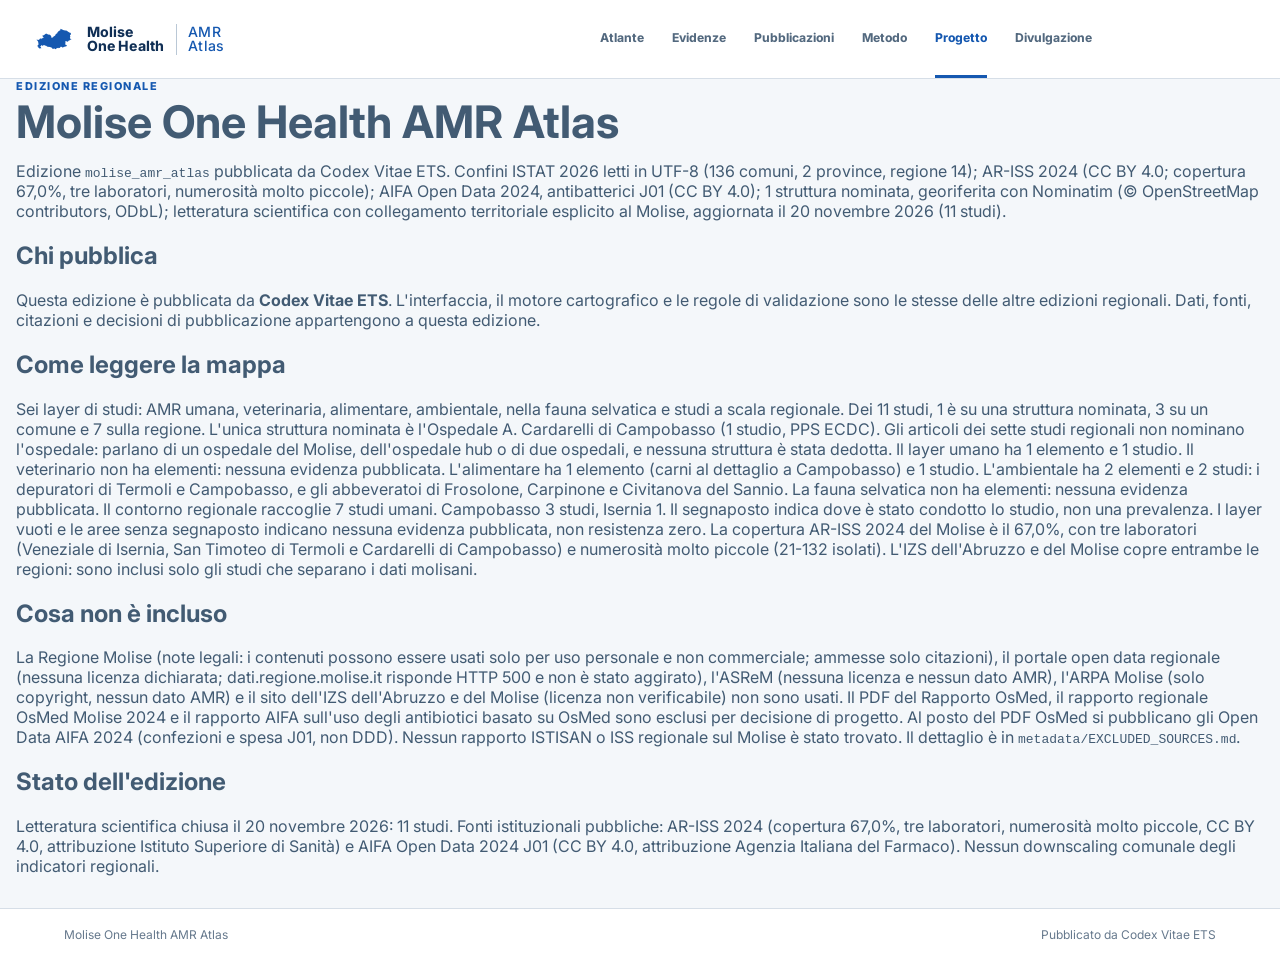
<file: about.html>
<!doctype html>
<html lang="it">
<head>
  <meta charset="utf-8"><meta name="author" content="Codex Vitae ETS">
  <meta name="viewport" content="width=device-width, initial-scale=1">
  <title>Progetto · Molise One Health AMR Atlas</title>
  <link rel="icon" href="data:,">
  <link rel="stylesheet" href="assets/styles.css">
  <link rel="stylesheet" href="assets/regional-base.css">
</head>
<body class="evidence-page">
  <header class="global-site-header">
    <div class="global-header-inner">
      <a class="global-brand" href="index.html" aria-label="Molise One Health AMR Atlas"><span class="brand-code brand-code-icon" style="--brand-icon:url('public/brand/molise-region-mark.svg')" aria-hidden="true">MOL</span><span class="global-brand-name">Molise<br>One Health</span><span class="global-brand-divider" aria-hidden="true"></span><span class="global-brand-atlas">AMR<br>Atlas</span></a>
      <nav class="global-nav" aria-label="Navigazione principale"><a href="index.html">Atlante</a><a href="evidence.html">Evidenze</a><a href="publications.html">Pubblicazioni</a><a href="methodology.html">Metodo</a><a class="active" href="about.html">Progetto</a><a href="dissemination.html">Divulgazione</a></nav>
    </div>
  </header>
  <main class="about-shell"><header class="about-hero"><p class="section-kicker">EDIZIONE REGIONALE</p><h1>Molise One Health AMR Atlas</h1><p>Edizione <code>molise_amr_atlas</code> pubblicata da Codex Vitae ETS. Confini ISTAT 2026 letti in UTF-8 (136 comuni, 2 province, regione 14); AR-ISS 2024 (CC BY 4.0; copertura 67,0%, tre laboratori, numerosità molto piccole); AIFA Open Data 2024, antibatterici J01 (CC BY 4.0); 1 struttura nominata, georiferita con Nominatim (© OpenStreetMap contributors, ODbL); letteratura scientifica con collegamento territoriale esplicito al Molise, aggiornata il 20 novembre 2026 (11 studi).</p></header><section class="about-section"><h2>Chi pubblica</h2><p>Questa edizione è pubblicata da <strong>Codex Vitae ETS</strong>. L'interfaccia, il motore cartografico e le regole di validazione sono le stesse delle altre edizioni regionali. Dati, fonti, citazioni e decisioni di pubblicazione appartengono a questa edizione.</p></section><section class="about-section"><h2>Come leggere la mappa</h2><p>Sei layer di studi: AMR umana, veterinaria, alimentare, ambientale, nella fauna selvatica e studi a scala regionale. Dei 11 studi, 1 è su una struttura nominata, 3 su un comune e 7 sulla regione. L'unica struttura nominata è l'Ospedale A. Cardarelli di Campobasso (1 studio, PPS ECDC). Gli articoli dei sette studi regionali non nominano l'ospedale: parlano di un ospedale del Molise, dell'ospedale hub o di due ospedali, e nessuna struttura è stata dedotta. Il layer umano ha 1 elemento e 1 studio. Il veterinario non ha elementi: nessuna evidenza pubblicata. L'alimentare ha 1 elemento (carni al dettaglio a Campobasso) e 1 studio. L'ambientale ha 2 elementi e 2 studi: i depuratori di Termoli e Campobasso, e gli abbeveratoi di Frosolone, Carpinone e Civitanova del Sannio. La fauna selvatica non ha elementi: nessuna evidenza pubblicata. Il contorno regionale raccoglie 7 studi umani. Campobasso 3 studi, Isernia 1. Il segnaposto indica dove è stato condotto lo studio, non una prevalenza. I layer vuoti e le aree senza segnaposto indicano nessuna evidenza pubblicata, non resistenza zero. La copertura AR-ISS 2024 del Molise è il 67,0%, con tre laboratori (Veneziale di Isernia, San Timoteo di Termoli e Cardarelli di Campobasso) e numerosità molto piccole (21-132 isolati). L'IZS dell'Abruzzo e del Molise copre entrambe le regioni: sono inclusi solo gli studi che separano i dati molisani.</p></section><section class="about-section"><h2>Cosa non è incluso</h2><p>La Regione Molise (note legali: i contenuti possono essere usati solo per uso personale e non commerciale; ammesse solo citazioni), il portale open data regionale (nessuna licenza dichiarata; dati.regione.molise.it risponde HTTP 500 e non è stato aggirato), l'ASReM (nessuna licenza e nessun dato AMR), l'ARPA Molise (solo copyright, nessun dato AMR) e il sito dell'IZS dell'Abruzzo e del Molise (licenza non verificabile) non sono usati. Il PDF del Rapporto OsMed, il rapporto regionale OsMed Molise 2024 e il rapporto AIFA sull'uso degli antibiotici basato su OsMed sono esclusi per decisione di progetto. Al posto del PDF OsMed si pubblicano gli Open Data AIFA 2024 (confezioni e spesa J01, non DDD). Nessun rapporto ISTISAN o ISS regionale sul Molise è stato trovato. Il dettaglio è in <code>metadata/EXCLUDED_SOURCES.md</code>.</p></section><section class="about-section"><h2>Stato dell'edizione</h2><p>Letteratura scientifica chiusa il 20 novembre 2026: 11 studi. Fonti istituzionali pubbliche: AR-ISS 2024 (copertura 67,0%, tre laboratori, numerosità molto piccole, CC BY 4.0, attribuzione Istituto Superiore di Sanità) e AIFA Open Data 2024 J01 (CC BY 4.0, attribuzione Agenzia Italiana del Farmaco). Nessun downscaling comunale degli indicatori regionali.</p></section></main>
  <footer><span>Molise One Health AMR Atlas</span><span>Pubblicato da Codex Vitae ETS</span></footer>
  <script src="atlas-config.js"></script><script src="assets/atlas-core.js"></script>
  <script data-goatcounter="https://atlanteamr.goatcounter.com/count" async src="//gc.zgo.at/count.js"></script>
</body>
</html>
</file>
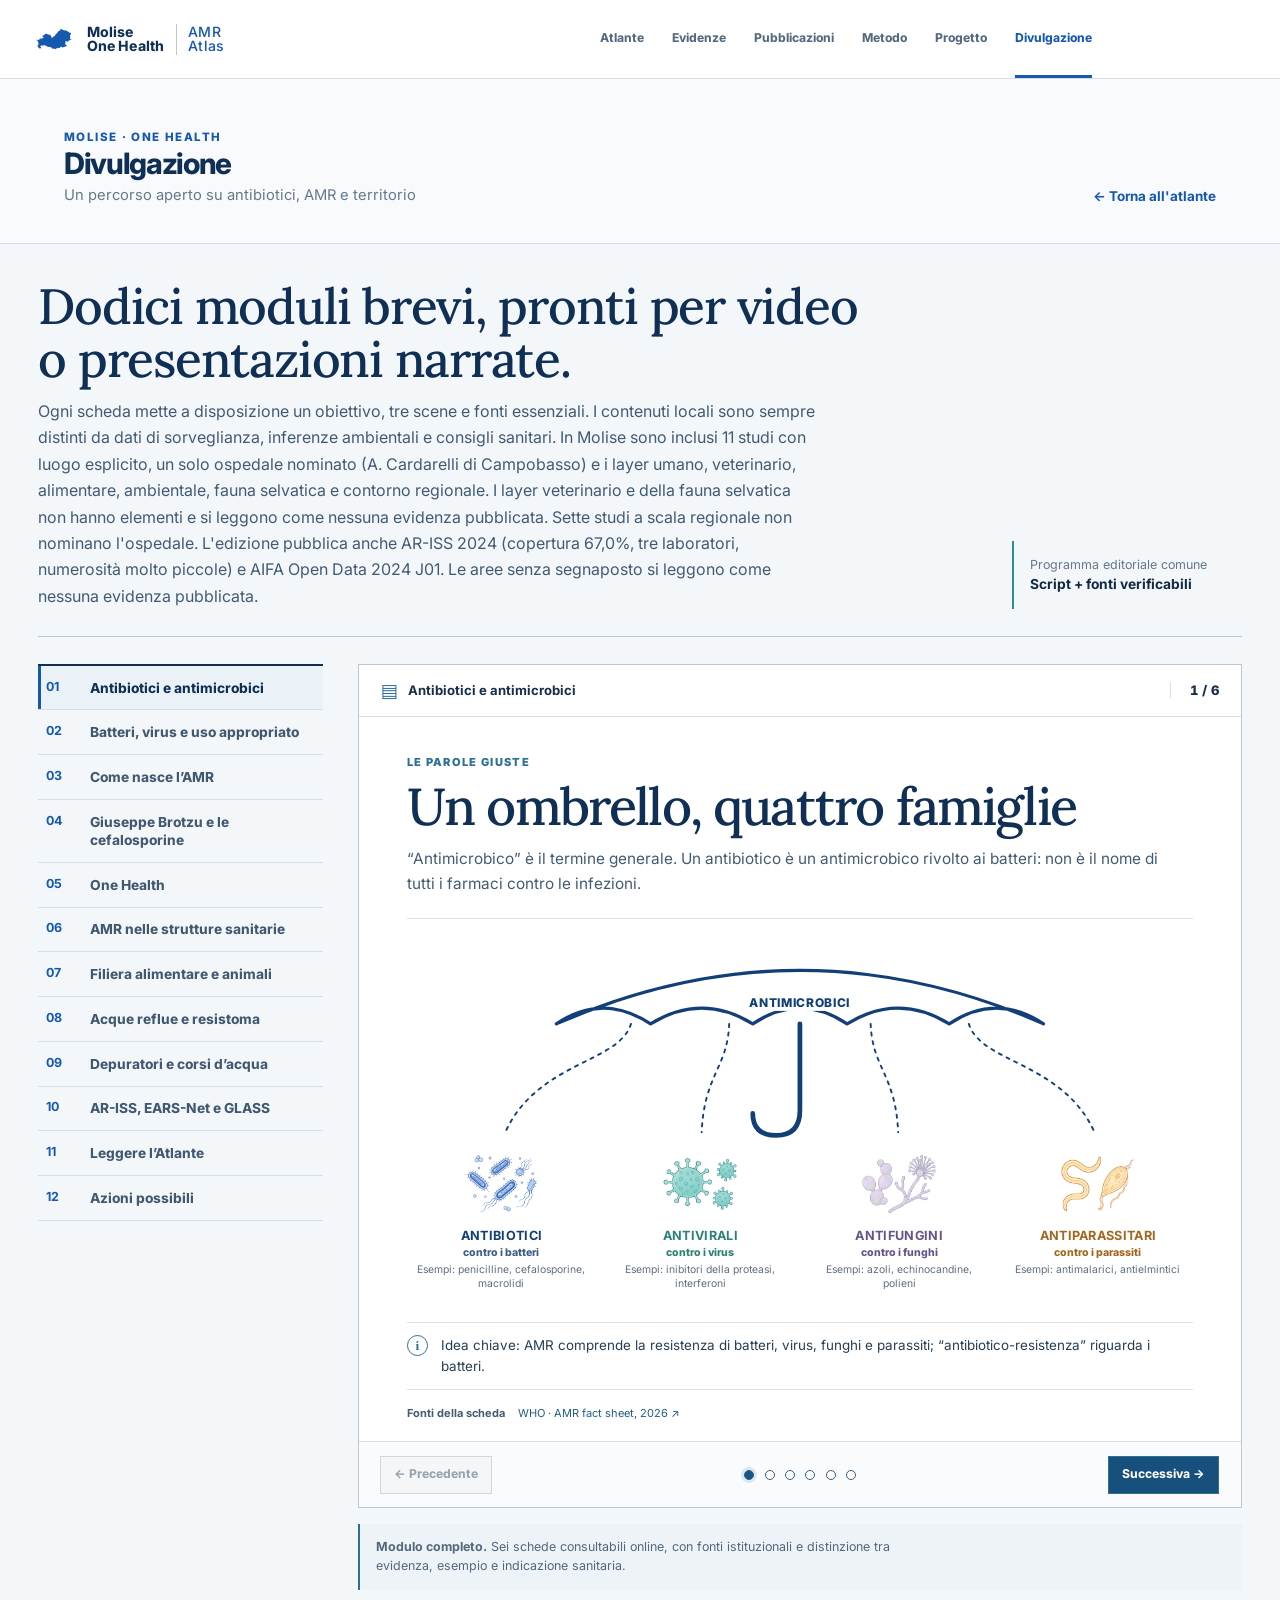
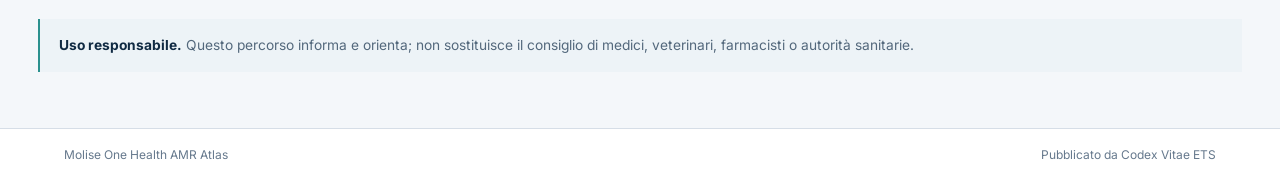
<file: dissemination.html>
<!doctype html>
<html lang="it">
<head>
  <meta charset="utf-8"><meta name="author" content="Codex Vitae ETS">
  <meta name="viewport" content="width=device-width, initial-scale=1">
  <title>Divulgazione · Molise One Health AMR Atlas</title>
  <link rel="icon" href="data:,">
  <link rel="stylesheet" href="assets/styles.css">
  <link rel="stylesheet" href="assets/regional-base.css">
  <script defer src="assets/outreach-module-one.js"></script>
  <script defer src="assets/outreach-module-two.js"></script>
  <script defer src="assets/outreach-modules-three-twelve.js"></script>
  <script defer src="assets/dissemination.js"></script>
</head>
<body class="evidence-page outreach-page">
  <header class="global-site-header">
    <div class="global-header-inner">
      <a class="global-brand" href="index.html" aria-label="Molise One Health AMR Atlas"><span class="brand-code brand-code-icon" style="--brand-icon:url('public/brand/molise-region-mark.svg')" aria-hidden="true">MOL</span><span class="global-brand-name">Molise<br>One Health</span><span class="global-brand-divider" aria-hidden="true"></span><span class="global-brand-atlas">AMR<br>Atlas</span></a>
      <nav class="global-nav" aria-label="Navigazione principale"><a href="index.html">Atlante</a><a href="evidence.html">Evidenze</a><a href="publications.html">Pubblicazioni</a><a href="methodology.html">Metodo</a><a href="about.html">Progetto</a><a class="active" href="dissemination.html">Divulgazione</a></nav>
    </div>
  </header>
  <header class="site-header"><div><p class="eyebrow">Molise · One Health</p><h1>Divulgazione</h1><p class="subtitle">Un percorso aperto su antibiotici, AMR e territorio</p></div><a class="header-back" href="index.html">← Torna all'atlante</a></header><main class="outreach-shell"><section class="outreach-intro"><div><h2>Dodici moduli brevi, pronti per video o presentazioni narrate.</h2><p>Ogni scheda mette a disposizione un obiettivo, tre scene e fonti essenziali. I contenuti locali sono sempre distinti da dati di sorveglianza, inferenze ambientali e consigli sanitari. In Molise sono inclusi 11 studi con luogo esplicito, un solo ospedale nominato (A. Cardarelli di Campobasso) e i layer umano, veterinario, alimentare, ambientale, fauna selvatica e contorno regionale. I layer veterinario e della fauna selvatica non hanno elementi e si leggono come nessuna evidenza pubblicata. Sette studi a scala regionale non nominano l'ospedale. L'edizione pubblica anche AR-ISS 2024 (copertura 67,0%, tre laboratori, numerosità molto piccole) e AIFA Open Data 2024 J01. Le aree senza segnaposto si leggono come nessuna evidenza pubblicata.</p></div><p class="outreach-status">Programma editoriale comune<br><strong>Script + fonti verificabili</strong></p></section><section class="outreach-workspace" aria-label="Percorso divulgativo"><aside id="outreach-index" class="outreach-index" aria-label="Indice dei moduli"></aside><article id="outreach-detail" class="outreach-detail" aria-live="polite"></article></section><section class="outreach-footnote"><strong>Uso responsabile.</strong> Questo percorso informa e orienta; non sostituisce il consiglio di medici, veterinari, farmacisti o autorità sanitarie.</section></main>
  <footer><span>Molise One Health AMR Atlas</span><span>Pubblicato da Codex Vitae ETS</span></footer>
  <script data-goatcounter="https://atlanteamr.goatcounter.com/count" async src="//gc.zgo.at/count.js"></script>
</body>
</html>
</file>
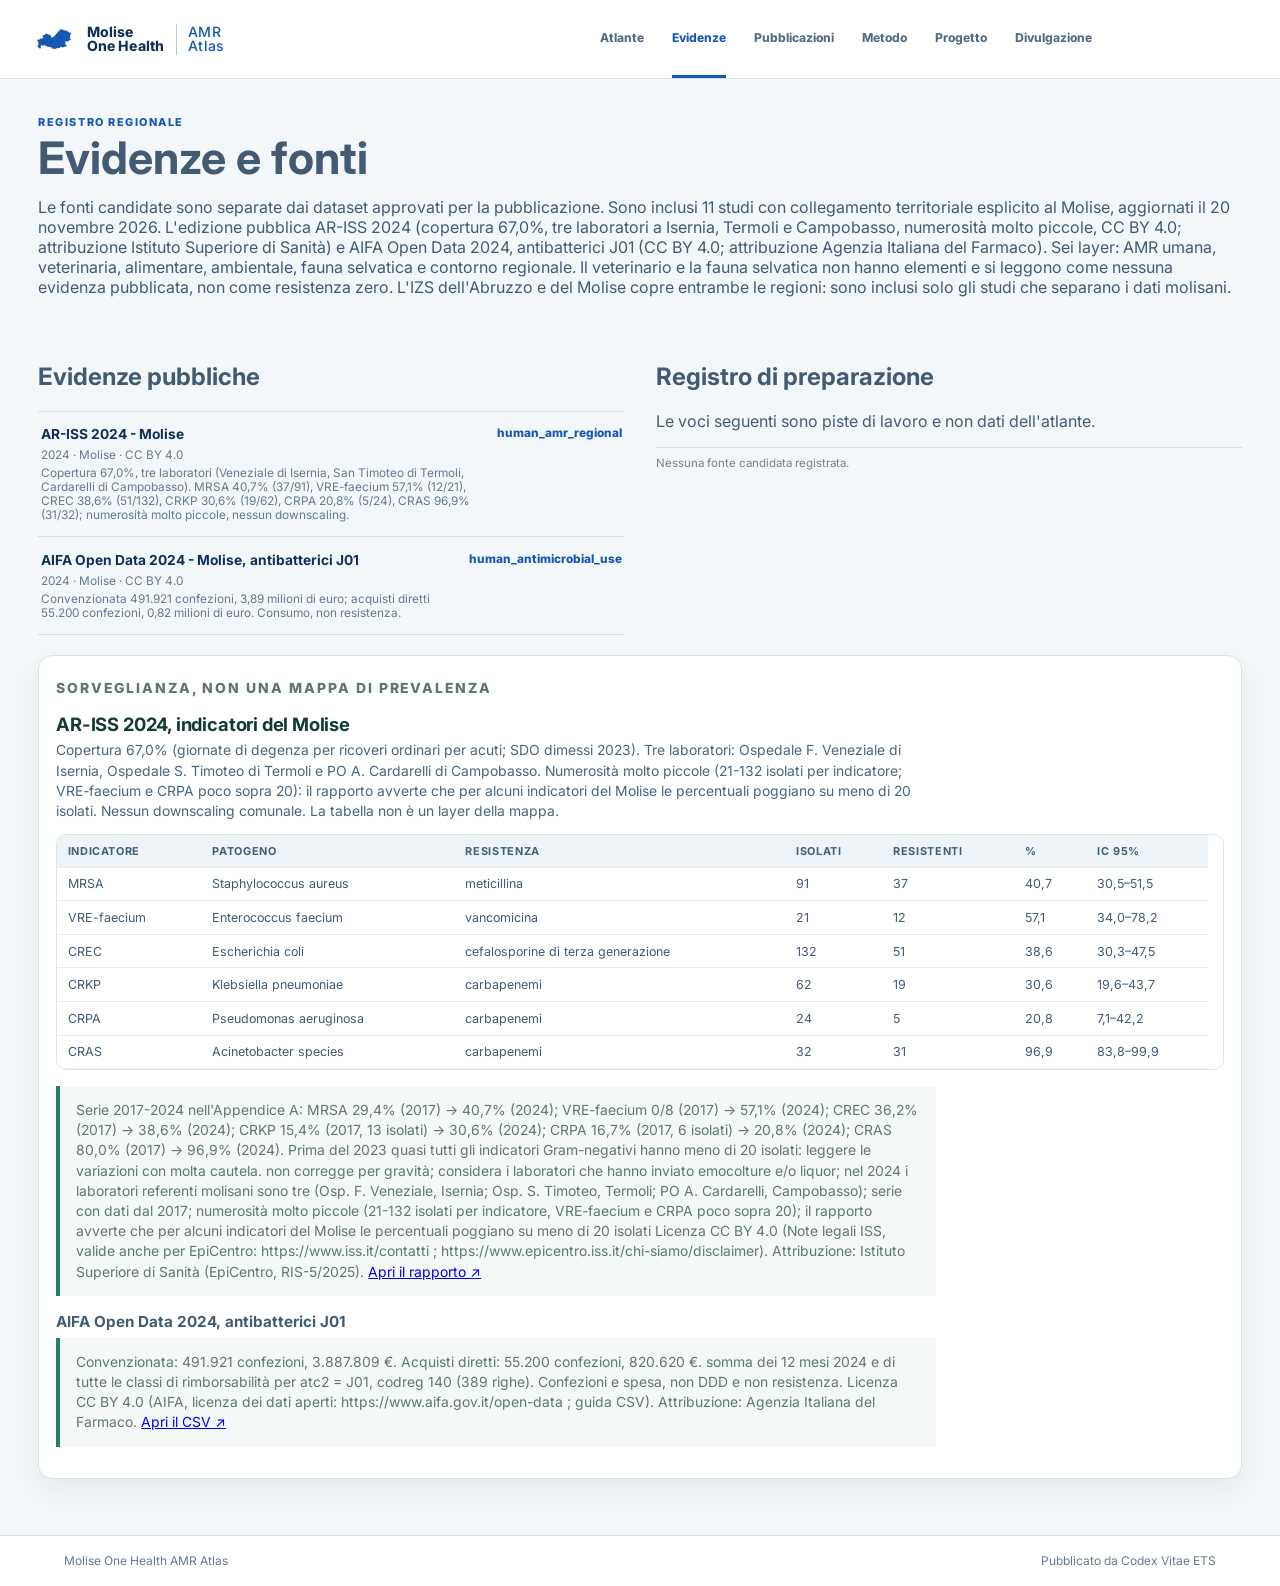
<file: evidence.html>
<!doctype html>
<html lang="it">
<head>
  <meta charset="utf-8"><meta name="author" content="Codex Vitae ETS">
  <meta name="viewport" content="width=device-width, initial-scale=1">
  <title>Evidenze · Molise One Health AMR Atlas</title>
  <link rel="icon" href="data:,">
  <link rel="stylesheet" href="assets/styles.css">
  <link rel="stylesheet" href="assets/regional-base.css">
</head>
<body class="evidence-page">
  <header class="global-site-header">
    <div class="global-header-inner">
      <a class="global-brand" href="index.html" aria-label="Molise One Health AMR Atlas"><span class="brand-code brand-code-icon" style="--brand-icon:url('public/brand/molise-region-mark.svg')" aria-hidden="true">MOL</span><span class="global-brand-name">Molise<br>One Health</span><span class="global-brand-divider" aria-hidden="true"></span><span class="global-brand-atlas">AMR<br>Atlas</span></a>
      <nav class="global-nav" aria-label="Navigazione principale"><a href="index.html">Atlante</a><a class="active" href="evidence.html">Evidenze</a><a href="publications.html">Pubblicazioni</a><a href="methodology.html">Metodo</a><a href="about.html">Progetto</a><a href="dissemination.html">Divulgazione</a></nav>
    </div>
  </header>
  <main class="evidence-shell"><header class="evidence-hero"><p class="section-kicker">REGISTRO REGIONALE</p><h1>Evidenze e fonti</h1><p>Le fonti candidate sono separate dai dataset approvati per la pubblicazione. Sono inclusi 11 studi con collegamento territoriale esplicito al Molise, aggiornati il 20 novembre 2026. L'edizione pubblica AR-ISS 2024 (copertura 67,0%, tre laboratori a Isernia, Termoli e Campobasso, numerosità molto piccole, CC BY 4.0; attribuzione Istituto Superiore di Sanità) e AIFA Open Data 2024, antibatterici J01 (CC BY 4.0; attribuzione Agenzia Italiana del Farmaco). Sei layer: AMR umana, veterinaria, alimentare, ambientale, fauna selvatica e contorno regionale. Il veterinario e la fauna selvatica non hanno elementi e si leggono come nessuna evidenza pubblicata, non come resistenza zero. L'IZS dell'Abruzzo e del Molise copre entrambe le regioni: sono inclusi solo gli studi che separano i dati molisani.</p></header><section id="evidence-root"><p>Caricamento catalogo...</p></section></main>
  <footer><span>Molise One Health AMR Atlas</span><span>Pubblicato da Codex Vitae ETS</span></footer>
  <script src="atlas-config.js"></script><script src="assets/atlas-core.js"></script><script src="assets/ar-iss-indicators.js"></script>
  <script data-goatcounter="https://atlanteamr.goatcounter.com/count" async src="//gc.zgo.at/count.js"></script>
</body>
</html>
</file>
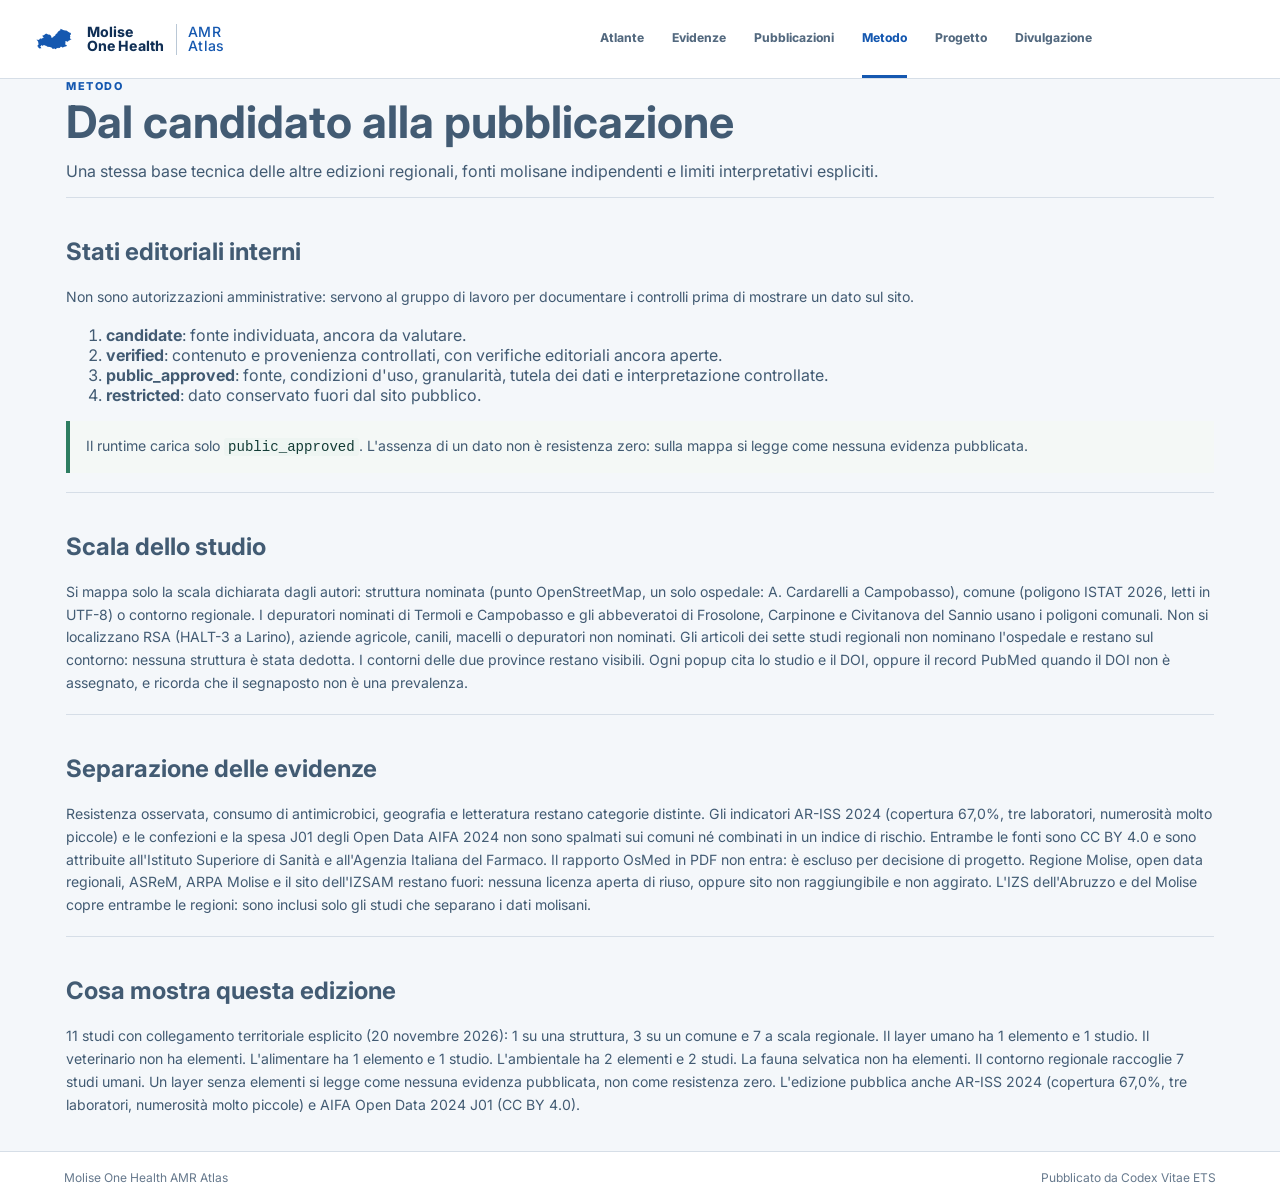
<file: methodology.html>
<!doctype html>
<html lang="it">
<head>
  <meta charset="utf-8"><meta name="author" content="Codex Vitae ETS">
  <meta name="viewport" content="width=device-width, initial-scale=1">
  <title>Metodo · Molise One Health AMR Atlas</title>
  <link rel="icon" href="data:,">
  <link rel="stylesheet" href="assets/styles.css">
  <link rel="stylesheet" href="assets/regional-base.css">
</head>
<body class="evidence-page">
  <header class="global-site-header">
    <div class="global-header-inner">
      <a class="global-brand" href="index.html" aria-label="Molise One Health AMR Atlas"><span class="brand-code brand-code-icon" style="--brand-icon:url('public/brand/molise-region-mark.svg')" aria-hidden="true">MOL</span><span class="global-brand-name">Molise<br>One Health</span><span class="global-brand-divider" aria-hidden="true"></span><span class="global-brand-atlas">AMR<br>Atlas</span></a>
      <nav class="global-nav" aria-label="Navigazione principale"><a href="index.html">Atlante</a><a href="evidence.html">Evidenze</a><a href="publications.html">Pubblicazioni</a><a class="active" href="methodology.html">Metodo</a><a href="about.html">Progetto</a><a href="dissemination.html">Divulgazione</a></nav>
    </div>
  </header>
  <main class="method-shell"><header class="method-hero"><p class="section-kicker">METODO</p><h1>Dal candidato alla pubblicazione</h1><p>Una stessa base tecnica delle altre edizioni regionali, fonti molisane indipendenti e limiti interpretativi espliciti.</p></header><section class="method-section"><h2>Stati editoriali interni</h2><p>Non sono autorizzazioni amministrative: servono al gruppo di lavoro per documentare i controlli prima di mostrare un dato sul sito.</p><ol><li><strong>candidate</strong>: fonte individuata, ancora da valutare.</li><li><strong>verified</strong>: contenuto e provenienza controllati, con verifiche editoriali ancora aperte.</li><li><strong>public_approved</strong>: fonte, condizioni d'uso, granularità, tutela dei dati e interpretazione controllate.</li><li><strong>restricted</strong>: dato conservato fuori dal sito pubblico.</li></ol><p class="governance-note">Il runtime carica solo <code>public_approved</code>. L'assenza di un dato non è resistenza zero: sulla mappa si legge come nessuna evidenza pubblicata.</p></section><section class="method-section"><h2>Scala dello studio</h2><p>Si mappa solo la scala dichiarata dagli autori: struttura nominata (punto OpenStreetMap, un solo ospedale: A. Cardarelli a Campobasso), comune (poligono ISTAT 2026, letti in UTF-8) o contorno regionale. I depuratori nominati di Termoli e Campobasso e gli abbeveratoi di Frosolone, Carpinone e Civitanova del Sannio usano i poligoni comunali. Non si localizzano RSA (HALT-3 a Larino), aziende agricole, canili, macelli o depuratori non nominati. Gli articoli dei sette studi regionali non nominano l'ospedale e restano sul contorno: nessuna struttura è stata dedotta. I contorni delle due province restano visibili. Ogni popup cita lo studio e il DOI, oppure il record PubMed quando il DOI non è assegnato, e ricorda che il segnaposto non è una prevalenza.</p></section><section class="method-section"><h2>Separazione delle evidenze</h2><p>Resistenza osservata, consumo di antimicrobici, geografia e letteratura restano categorie distinte. Gli indicatori AR-ISS 2024 (copertura 67,0%, tre laboratori, numerosità molto piccole) e le confezioni e la spesa J01 degli Open Data AIFA 2024 non sono spalmati sui comuni né combinati in un indice di rischio. Entrambe le fonti sono CC BY 4.0 e sono attribuite all'Istituto Superiore di Sanità e all'Agenzia Italiana del Farmaco. Il rapporto OsMed in PDF non entra: è escluso per decisione di progetto. Regione Molise, open data regionali, ASReM, ARPA Molise e il sito dell'IZSAM restano fuori: nessuna licenza aperta di riuso, oppure sito non raggiungibile e non aggirato. L'IZS dell'Abruzzo e del Molise copre entrambe le regioni: sono inclusi solo gli studi che separano i dati molisani.</p></section><section class="method-section"><h2>Cosa mostra questa edizione</h2><p>11 studi con collegamento territoriale esplicito (20 novembre 2026): 1 su una struttura, 3 su un comune e 7 a scala regionale. Il layer umano ha 1 elemento e 1 studio. Il veterinario non ha elementi. L'alimentare ha 1 elemento e 1 studio. L'ambientale ha 2 elementi e 2 studi. La fauna selvatica non ha elementi. Il contorno regionale raccoglie 7 studi umani. Un layer senza elementi si legge come nessuna evidenza pubblicata, non come resistenza zero. L'edizione pubblica anche AR-ISS 2024 (copertura 67,0%, tre laboratori, numerosità molto piccole) e AIFA Open Data 2024 J01 (CC BY 4.0).</p></section></main>
  <footer><span>Molise One Health AMR Atlas</span><span>Pubblicato da Codex Vitae ETS</span></footer>
  <script src="atlas-config.js"></script><script src="assets/atlas-core.js"></script>
  <script data-goatcounter="https://atlanteamr.goatcounter.com/count" async src="//gc.zgo.at/count.js"></script>
</body>
</html>
</file>
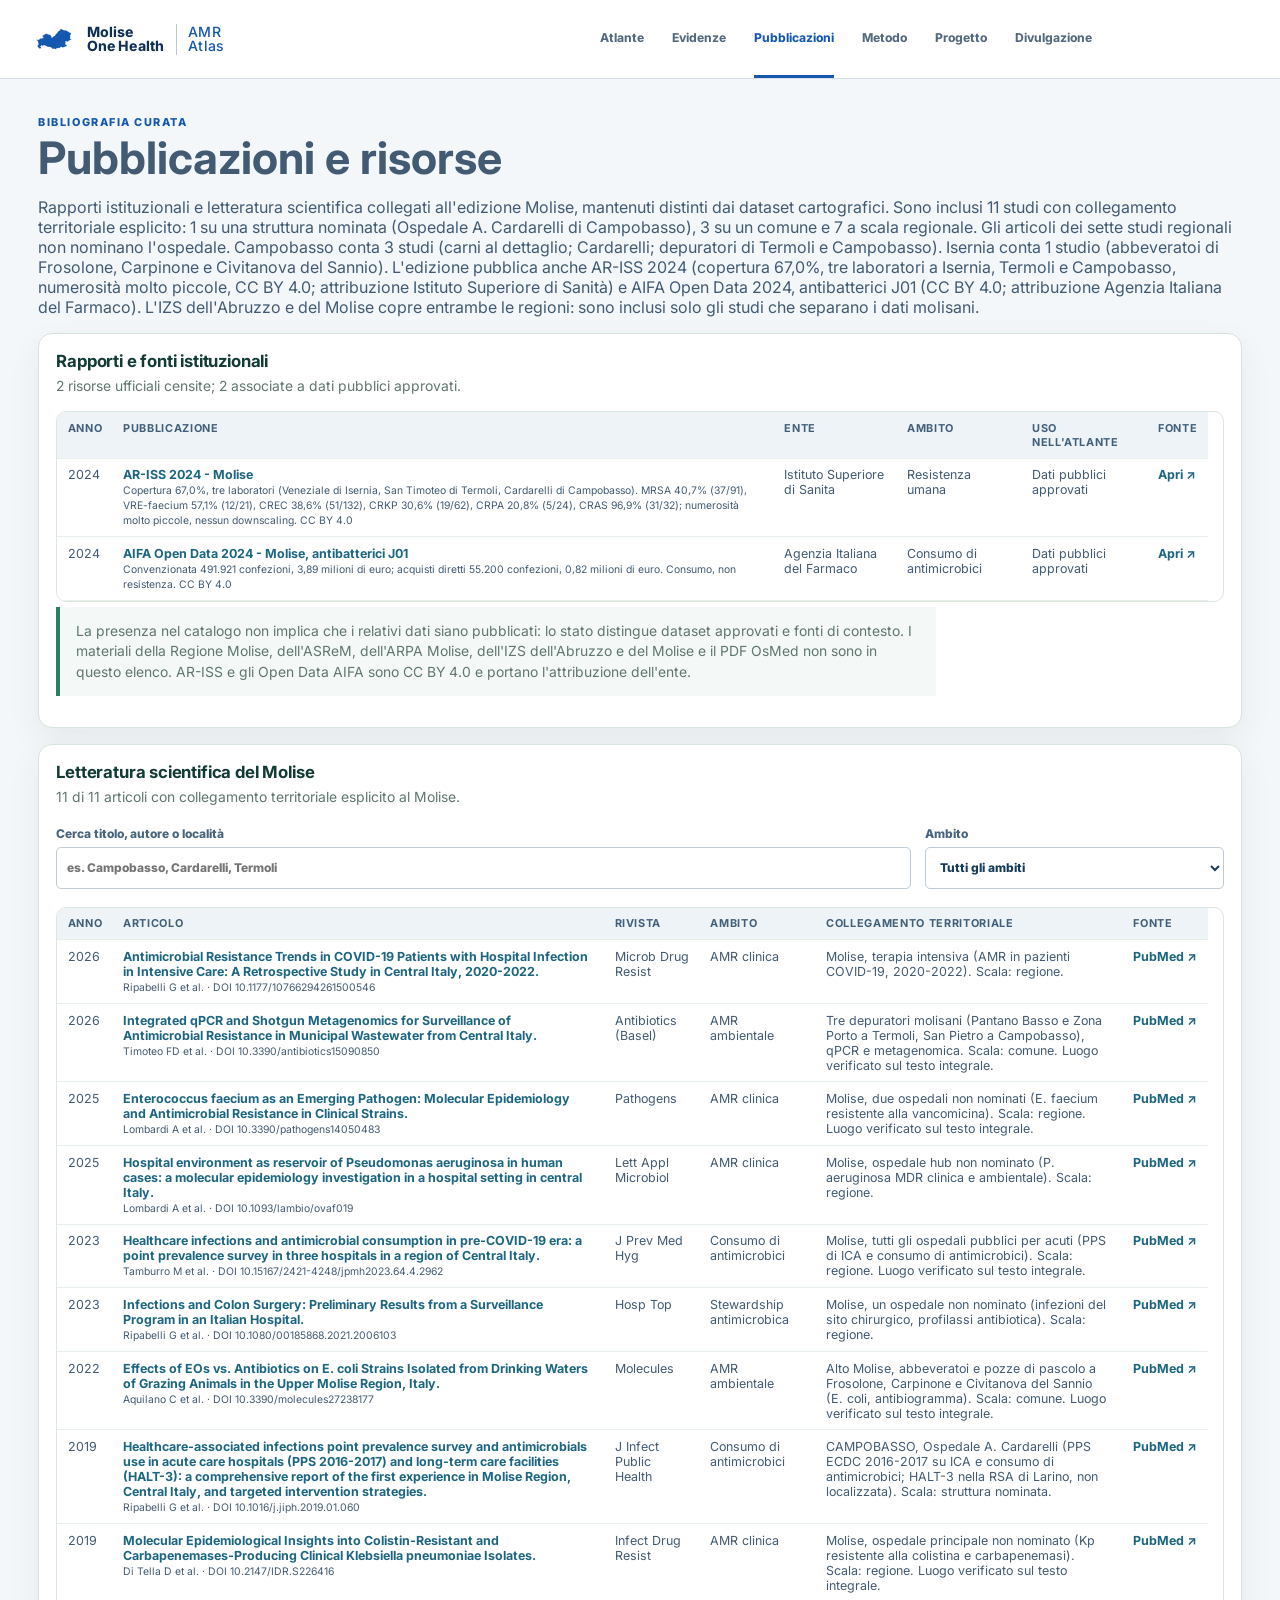
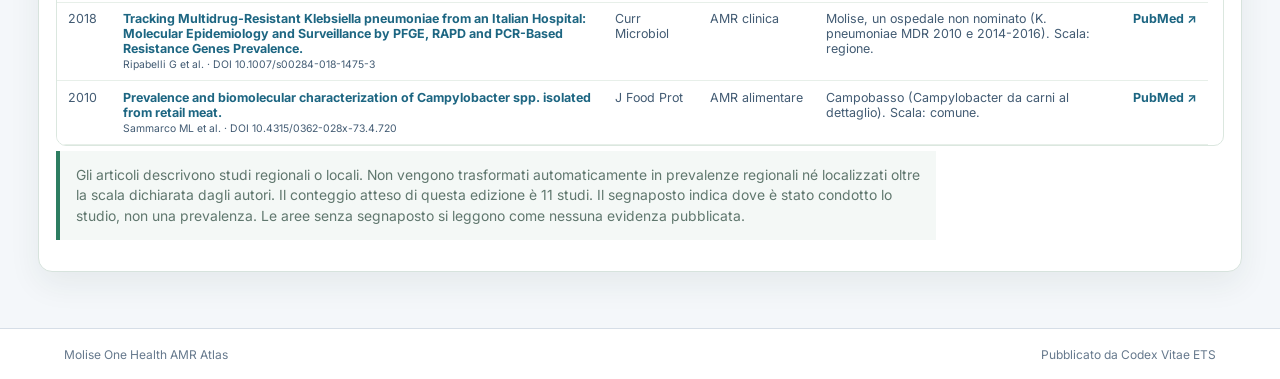
<file: publications.html>
<!doctype html>
<html lang="it">
<head>
  <meta charset="utf-8"><meta name="author" content="Codex Vitae ETS">
  <meta name="viewport" content="width=device-width, initial-scale=1">
  <title>Pubblicazioni · Molise One Health AMR Atlas</title>
  <link rel="icon" href="data:,">
  <link rel="stylesheet" href="assets/styles.css">
  <link rel="stylesheet" href="assets/regional-base.css">
</head>
<body class="evidence-page">
  <header class="global-site-header">
    <div class="global-header-inner">
      <a class="global-brand" href="index.html" aria-label="Molise One Health AMR Atlas"><span class="brand-code brand-code-icon" style="--brand-icon:url('public/brand/molise-region-mark.svg')" aria-hidden="true">MOL</span><span class="global-brand-name">Molise<br>One Health</span><span class="global-brand-divider" aria-hidden="true"></span><span class="global-brand-atlas">AMR<br>Atlas</span></a>
      <nav class="global-nav" aria-label="Navigazione principale"><a href="index.html">Atlante</a><a href="evidence.html">Evidenze</a><a class="active" href="publications.html">Pubblicazioni</a><a href="methodology.html">Metodo</a><a href="about.html">Progetto</a><a href="dissemination.html">Divulgazione</a></nav>
    </div>
  </header>
  <main class="evidence-shell"><header class="evidence-hero"><p class="section-kicker">BIBLIOGRAFIA CURATA</p><h1>Pubblicazioni e risorse</h1><p>Rapporti istituzionali e letteratura scientifica collegati all'edizione Molise, mantenuti distinti dai dataset cartografici. Sono inclusi 11 studi con collegamento territoriale esplicito: 1 su una struttura nominata (Ospedale A. Cardarelli di Campobasso), 3 su un comune e 7 a scala regionale. Gli articoli dei sette studi regionali non nominano l'ospedale. Campobasso conta 3 studi (carni al dettaglio; Cardarelli; depuratori di Termoli e Campobasso). Isernia conta 1 studio (abbeveratoi di Frosolone, Carpinone e Civitanova del Sannio). L'edizione pubblica anche AR-ISS 2024 (copertura 67,0%, tre laboratori a Isernia, Termoli e Campobasso, numerosità molto piccole, CC BY 4.0; attribuzione Istituto Superiore di Sanità) e AIFA Open Data 2024, antibatterici J01 (CC BY 4.0; attribuzione Agenzia Italiana del Farmaco). L'IZS dell'Abruzzo e del Molise copre entrambe le regioni: sono inclusi solo gli studi che separano i dati molisani.</p></header><section class="literature-section"><div class="data-digest-heading"><div><h2>Rapporti e fonti istituzionali</h2><p id="publication-summary">Caricamento del catalogo...</p></div></div><div class="table-wrap"><table class="literature-table"><thead><tr><th>Anno</th><th>Pubblicazione</th><th>Ente</th><th>Ambito</th><th>Uso nell'Atlante</th><th>Fonte</th></tr></thead><tbody id="publication-rows"></tbody></table></div><p class="governance-note">La presenza nel catalogo non implica che i relativi dati siano pubblicati: lo stato distingue dataset approvati e fonti di contesto. I materiali della Regione Molise, dell'ASReM, dell'ARPA Molise, dell'IZS dell'Abruzzo e del Molise e il PDF OsMed non sono in questo elenco. AR-ISS e gli Open Data AIFA sono CC BY 4.0 e portano l'attribuzione dell'ente.</p></section><section class="literature-section"><div class="data-digest-heading"><div><h2>Letteratura scientifica del Molise</h2><p id="literature-summary">Caricamento della letteratura...</p></div></div><div class="publication-filters"><label for="literature-search">Cerca titolo, autore o località<input id="literature-search" type="search" placeholder="es. Campobasso, Cardarelli, Termoli"></label><label for="literature-scope">Ambito<select id="literature-scope"><option value="ALL">Tutti gli ambiti</option></select></label></div><div class="table-wrap"><table class="literature-table"><thead><tr><th>Anno</th><th>Articolo</th><th>Rivista</th><th>Ambito</th><th>Collegamento territoriale</th><th>Fonte</th></tr></thead><tbody id="literature-rows"></tbody></table></div><p class="governance-note">Gli articoli descrivono studi regionali o locali. Non vengono trasformati automaticamente in prevalenze regionali né localizzati oltre la scala dichiarata dagli autori. Il conteggio atteso di questa edizione è 11 studi. Il segnaposto indica dove è stato condotto lo studio, non una prevalenza. Le aree senza segnaposto si leggono come nessuna evidenza pubblicata.</p></section></main>
  <footer><span>Molise One Health AMR Atlas</span><span>Pubblicato da Codex Vitae ETS</span></footer>
  <script src="atlas-config.js"></script><script src="assets/publications.js"></script>
  <script data-goatcounter="https://atlanteamr.goatcounter.com/count" async src="//gc.zgo.at/count.js"></script>
</body>
</html>
</file>
<file: assets/styles.css>
@import url('https://fonts.googleapis.com/css2?family=Inter:wght@400;500;600;700;800&family=Lora:wght@400;500;600;700&display=swap');
:root { color-scheme: light; font-family: Inter, ui-sans-serif, system-ui, sans-serif; }
* { box-sizing: border-box; }
body { margin: 0; color: #18302b; background: #f4f7f5; }
.site-header { display: flex; align-items: end; justify-content: space-between; gap: 1rem; padding: 1.25rem 1.5rem 1rem; background: #123b35; color: #f5fbf7; }
.eyebrow { margin: 0 0 .25rem; font-size: .72rem; letter-spacing: .12em; text-transform: uppercase; color: #abd5bf; }
h1 { margin: 0; font-size: clamp(1.8rem, 4vw, 2.8rem); line-height: 1; }
.subtitle { margin: .4rem 0 0; color: #c8e4d5; }
.status { padding: .45rem .7rem; border: 1px solid #528d73; border-radius: 999px; font-size: .78rem; white-space: nowrap; }
.site-nav { display: flex; gap: 1.35rem; align-items: center; padding: .65rem 1.5rem; background: #fff; border-bottom: 1px solid #d7e3dd; box-shadow: 0 2px 12px #17352c0b; }
.site-nav a { color: #46665c; text-decoration: none; font-size: .82rem; font-weight: 700; padding: .25rem 0; border-bottom: 2px solid transparent; }
.site-nav a:hover, .site-nav a.active { color: #123b35; border-bottom-color: #d2763b; }
main { max-width: 1500px; margin: 0 auto; padding: 0 1rem 1rem; }
.intro { padding: .8rem .25rem; color: #46665c; font-size: .9rem; }
.intro p { margin: 0; }
.atlas-grid { display: grid; grid-template-columns: 285px minmax(0, 1fr); gap: .8rem; }
#map { height: min(76vh, 780px); min-height: 520px; border: 1px solid #c9d8d0; border-radius: 14px; box-shadow: 0 14px 36px #17352c1f; }
.amr-panel { max-height: min(76vh, 780px); overflow: auto; padding: 1rem; border: 1px solid #d7e3dd; border-radius: 14px; background: #fff; box-shadow: 0 12px 32px #17352c12; }
.amr-panel h2 { margin: 0; color: #123b35; }
.amr-panel h3 { margin: 1.4rem 0 .5rem; font-size: .8rem; text-transform: uppercase; letter-spacing: .08em; color: #60776e; }
.panel-note { color: #60776e; font-size: .82rem; line-height: 1.4; }
.amr-panel label { display: block; margin: 1rem 0 .35rem; font-size: .8rem; font-weight: 600; }
.amr-panel select { width: 100%; padding: .5rem; border: 1px solid #b8cec3; border-radius: 6px; background: #f8fbf9; }
.amr-state { margin-top: 1rem; padding: .7rem .75rem; border-left: 3px solid #d2763b; border-radius: 0 8px 8px 0; background: #fff7ef; color: #4f3f2a; font-size: .8rem; line-height: 1.45; }
.dashboard-tools { display: flex; align-items: center; justify-content: space-between; gap: .5rem; margin-top: .65rem; }
.dashboard-tools button { border: 1px solid #9bb9aa; background: #fff; color: #1d6682; padding: .35rem .5rem; border-radius: 4px; cursor: pointer; font-size: .72rem; font-weight: 800; }
.dashboard-tools button:hover, .dashboard-tools button:focus-visible { border-color: #1d6682; background: #f2f8fb; }
#filter-status { color: #71877e; font-size: .7rem; text-align: right; }
.dashboard-metrics { display: grid; grid-template-columns: 1fr 1fr; gap: .55rem; margin-top: .7rem; }
.dashboard-metrics div { padding: .6rem .65rem; border-top: 2px solid #2f78b7; background: #f5fafc; }
.dashboard-metrics strong { display: block; color: #123b35; font-size: 1.15rem; }
.dashboard-metrics span { display: block; color: #60776e; font-size: .67rem; }
.filtered-evidence { margin-top: 1rem; padding-top: .75rem; border-top: 1px solid #d7e3dd; }
.filtered-heading { display: flex; justify-content: space-between; align-items: baseline; gap: .5rem; }
.filtered-heading h3 { margin: 0; }
#filtered-count { color: #71877e; font-size: .7rem; }
.filtered-row { display: flex; justify-content: space-between; gap: .5rem; padding: .55rem 0; border-bottom: 1px solid #e3ece7; color: #1d6682; text-decoration: none; }
.filtered-row:hover { background: #f5fafc; }
.filtered-row strong { display: block; color: #21443a; font-size: .75rem; }
.filtered-row small { display: block; margin-top: .14rem; color: #71877e; font-size: .67rem; line-height: 1.25; }
.filtered-row em { flex: 0 0 auto; color: #1d6682; font-size: .64rem; font-style: normal; font-weight: 800; text-align: right; }
.empty-filter, .more-filter { margin: .55rem 0; color: #71877e; font-size: .72rem; line-height: 1.35; }
.layer-hint { display: grid; gap: .45rem; }
.layer-hint p { margin: 0; }
.layer-hint button { width: 100%; border: 1px solid #65a4ce; border-radius: 4px; background: #0b3a6b; color: #dff6fb; padding: .48rem .55rem; cursor: pointer; font: inherit; font-size: .68rem; font-weight: 800; text-align: left; }
.layer-hint button:hover, .layer-hint button:focus-visible { background: #10487d; outline: 0; }
.layer-hint.compact { margin-top: .65rem; padding-top: .65rem; border-top: 1px solid #ffffff1f; }
.evidence-card { margin-top: .6rem; padding: .75rem; border: 1px solid #dbe7df; border-radius: 10px; background: linear-gradient(180deg, #ffffff 0%, #f7faf8 100%); font-size: .78rem; line-height: 1.45; box-shadow: 0 1px 0 #ffffff inset; }
.evidence-card strong { display: block; margin-bottom: .2rem; color: #123b35; font-size: .82rem; }
.evidence-card small { color: #657a71; }
.evidence-table { width: 100%; margin-top: .45rem; border-collapse: collapse; font-size: .7rem; }
.evidence-table th, .evidence-table td { padding: .18rem; text-align: left; border-bottom: 1px solid #dbe7df; }
.source-links { padding-left: 1.1rem; margin: 0; font-size: .85rem; line-height: 1.8; }
.literature-section { margin-top: 1rem; padding: 1.05rem; border: 1px solid #d7e3dd; border-radius: 14px; background: #fff; box-shadow: 0 12px 32px #17352c12; }
.literature-section h2 { margin: 0; font-size: 1.05rem; color: #123b35; letter-spacing: -.01em; }
.literature-section p { margin: .35rem 0 .9rem; max-width: 880px; color: #60776e; font-size: .87rem; line-height: 1.45; }
.table-wrap { max-height: 360px; overflow: auto; border: 1px solid #dbe7df; border-radius: 10px; background: #fff; scrollbar-gutter: stable; scrollbar-width: auto; scrollbar-color: #3d6f8c #e4edf3; }
.table-wrap::-webkit-scrollbar { width: 14px; height: 14px; }
.table-wrap::-webkit-scrollbar-track { background: #e4edf3; }
.table-wrap::-webkit-scrollbar-thumb { background: #3d6f8c; border-radius: 8px; border: 2px solid #e4edf3; }
.evidence-page .table-wrap { max-height: none; overflow-x: auto; overflow-y: visible; }
.literature-table { width: 100%; border-collapse: separate; border-spacing: 0; font-size: .78rem; background: #fff; }
.literature-table th, .literature-table td { padding: .55rem .65rem; text-align: left; vertical-align: top; border-bottom: 1px solid #e7efe9; }
.literature-table th { position: sticky; top: 0; background: #f1f6f3; color: #31574e; font-size: .68rem; text-transform: uppercase; letter-spacing: .06em; font-weight: 700; }
.literature-table tbody tr:hover { background: #f8fbf9; }
.literature-table a { color: #1d6682; font-weight: 700; text-decoration: none; }
.table-action, .inline-action { display: inline-block; margin-top: .35rem; color: #1d6682; font-weight: 800; text-decoration: none; }
.literature-table th:last-child, .literature-table td:last-child { white-space: nowrap; }
.evidence-card#literature-card { border: 0; padding-left: 0; padding-right: 0; background: transparent; box-shadow: none; }
.evidence-page { background: #f5f8f7; }
.header-back { color: #e8f5ee; font-weight: 700; text-decoration: none; font-size: .84rem; }
.evidence-shell { max-width: 1220px; margin: 0 auto; padding: 2rem 1.25rem 3rem; }
.back-link { display: inline-block; color: #1d6682; font-size: .82rem; font-weight: 800; text-decoration: none; margin-bottom: 1.3rem; }
.evidence-heading { display: flex; justify-content: space-between; gap: 2rem; align-items: end; padding-bottom: 1.55rem; border-bottom: 1px solid #cfded7; }
.section-kicker { margin: 0 0 .45rem; color: #c16f24; font-size: .68rem; font-weight: 800; letter-spacing: .14em; }
.evidence-heading h2 { max-width: 820px; margin: 0; color: #123b35; font-size: clamp(1.8rem, 4vw, 3.1rem); letter-spacing: -.035em; line-height: 1.06; }
.evidence-subtitle { margin: .65rem 0 0; color: #60776e; font-size: 1rem; }
.tag-list { display: flex; flex-wrap: wrap; justify-content: flex-end; gap: .4rem; }
.tag-list span { padding: .35rem .55rem; border: 1px solid #cbded4; color: #31574e; background: #fff; border-radius: 4px; font-size: .72rem; font-weight: 700; }
.evidence-layout { display: grid; grid-template-columns: minmax(0, 1fr) 285px; gap: 2.4rem; padding-top: 1.8rem; }
.evidence-article { min-width: 0; }
.evidence-article section { padding: 0 0 1.6rem; margin-bottom: 1.55rem; border-bottom: 1px solid #d7e3dd; }
.evidence-article h3, .directory-layout h3 { margin: 0 0 .7rem; color: #123b35; font-size: 1.05rem; }
.evidence-article p { max-width: 780px; margin: .45rem 0; color: #46665c; line-height: 1.65; }
.callout { padding: .8rem 1rem; border-left: 3px solid #d2763b; background: #fffaf4; color: #4f3f2a !important; }
.fact-list { margin: 0; display: grid; gap: .7rem; }
.fact-list div { display: grid; grid-template-columns: 150px 1fr; gap: 1rem; padding-bottom: .55rem; border-bottom: 1px solid #e3ece7; }
.fact-list dt { color: #71877e; font-size: .72rem; text-transform: uppercase; letter-spacing: .06em; font-weight: 800; }
.fact-list dd { margin: 0; color: #21443a; font-size: .88rem; }
.evidence-rail { display: flex; flex-direction: column; gap: .85rem; }
.source-box { padding: 1rem; border-top: 3px solid #2f78b7; background: #fff; box-shadow: 0 8px 20px #17352c0d; }
.source-box h3 { margin: 0 0 .65rem; color: #123b35; font-size: .82rem; text-transform: uppercase; letter-spacing: .07em; }
.source-box p { margin: .35rem 0; color: #60776e; font-size: .82rem; line-height: 1.45; }
.source-link { display: inline-block; margin-top: .55rem; color: #1d6682; font-size: .82rem; font-weight: 800; text-decoration: none; }
.button-link { display: inline-block; margin-top: .65rem; padding: .5rem .75rem; border: 1px solid #2f78b7; color: #1d6682; font-size: .78rem; font-weight: 800; text-decoration: none; background: #f7fbfd; }
.metric-grid { display: grid; grid-template-columns: repeat(3, minmax(0, 1fr)); gap: .7rem; }
.metric-grid div { padding: .9rem; background: #fff; border-top: 3px solid #2f78b7; }
.metric-grid strong { display: block; color: #123b35; font-size: 1.45rem; }
.metric-grid span { display: block; margin-top: .2rem; color: #60776e; font-size: .75rem; line-height: 1.3; }
.result-table-wrap { overflow: auto; background: #fff; border: 1px solid #d7e3dd; }
.result-table { width: 100%; border-collapse: collapse; font-size: .78rem; }
.result-table th, .result-table td { padding: .55rem .65rem; text-align: left; border-bottom: 1px solid #e2ece7; }
.result-table th { background: #eef5f2; color: #31574e; font-size: .68rem; text-transform: uppercase; letter-spacing: .05em; }
.directory-layout { display: grid; grid-template-columns: 1fr 1fr; gap: 2rem; padding-top: 1.8rem; }
.directory-list { display: flex; flex-direction: column; border-top: 1px solid #cfded7; }
.directory-row { display: flex; justify-content: space-between; gap: 1rem; padding: .9rem .15rem; border-bottom: 1px solid #d7e3dd; color: #1d6682; text-decoration: none; }
.directory-row strong { display: block; color: #123b35; font-size: .86rem; line-height: 1.3; }
.directory-row small { display: block; margin-top: .25rem; color: #71877e; font-size: .74rem; }
.directory-row > span:last-child { flex: 0 0 auto; font-size: .74rem; font-weight: 800; }
.loading-state, .empty-state { padding: 3rem 0; color: #60776e; }
.method-shell { max-width: 1180px; }
.method-grid { display: grid; grid-template-columns: repeat(4, minmax(0, 1fr)); gap: .85rem; padding: 1.4rem 0 1rem; }
.method-grid article { padding: 1rem; border-top: 3px solid #2f78b7; background: #fff; box-shadow: 0 8px 20px #17352c0d; }
.method-grid h3, .method-section h3 { margin: 0 0 .65rem; color: #123b35; font-size: .95rem; }
.method-grid p, .method-section p { margin: 0; color: #46665c; font-size: .88rem; line-height: 1.62; }
.method-section { padding: 1.2rem 0; border-top: 1px solid #d7e3dd; }
.method-section.two-col { display: grid; grid-template-columns: 1fr 1fr; gap: 2rem; }
.method-table-wrap { overflow: auto; border: 1px solid #d7e3dd; background: #fff; }
.method-section code { padding: .08rem .25rem; background: #eef5f2; color: #123b35; border-radius: 3px; }
.method-section-heading { max-width: 760px; }
.method-section-heading h3 { margin: .2rem 0 .45rem; font-size: 1.08rem; color: #123b35; }
.efsa-method { border-top: 1px solid #cbded7; }
.threshold-scale { display: grid; grid-template-columns: repeat(8, minmax(0, 1fr)); gap: .25rem; margin: 1rem 0; }
.threshold-scale span { min-height: 64px; padding: .6rem .45rem; display: flex; flex-direction: column; justify-content: center; gap: .25rem; color: #082f2c; font-size: .72rem; font-weight: 850; line-height: 1.15; text-transform: uppercase; background: linear-gradient(180deg, #eef8f2, #c8ead5); border: 1px solid #d7e3dd; }
.threshold-scale span:nth-child(2) { background: #edf8ef; }
.threshold-scale span:nth-child(3) { background: #d9f0d3; }
.threshold-scale span:nth-child(4) { background: #b7e3b1; }
.threshold-scale span:nth-child(5) { background: #fee08b; }
.threshold-scale span:nth-child(6) { background: #fdae61; }
.threshold-scale span:nth-child(7) { background: #f46d43; color: #fff; }
.threshold-scale span:nth-child(8) { background: #a50026; color: #fff; }
.threshold-scale small { font-size: .68rem; font-weight: 650; text-transform: none; opacity: .82; }
.threshold-scale .threshold-muted { background: #eef2f3; color: #61736f; }
.method-note-grid { display: grid; grid-template-columns: repeat(3, minmax(0, 1fr)); gap: .85rem; margin-top: .85rem; }
.method-note-grid article { padding: .9rem; background: #fff; border-left: 3px solid #2f78b7; box-shadow: 0 8px 20px #17352c0d; }
.method-note-grid h4 { margin: 0 0 .45rem; color: #123b35; font-size: .86rem; }
.method-links { margin-top: .9rem !important; font-size: .8rem !important; }
.method-links a { color: #087d9c; font-weight: 750; text-decoration: none; }
.method-links a:hover { text-decoration: underline; }
.glass-method { border-top-color: #d3dfec; }
.glass-grid article { border-left-color: #315f9e; }
.glass-indicators { display: grid; grid-template-columns: repeat(3, minmax(0, 1fr)); gap: .85rem; margin-top: .9rem; }
.glass-indicators span { padding: .9rem; background: #f6f9fd; border: 1px solid #d8e4f0; color: #46657f; font-size: .8rem; line-height: 1.48; }
.glass-indicators strong { color: #143b60; font-size: .78rem; letter-spacing: .05em; text-transform: uppercase; }
@media (max-width: 900px) { .atlas-grid { grid-template-columns: 1fr; } .amr-panel { order: 2; } #map { order: 1; } }
footer { display: flex; justify-content: space-between; gap: 1rem; padding: .75rem .25rem; color: #60776e; font-size: .75rem; }
.leaflet-control-layers, .leaflet-popup-content-wrapper { border-radius: 10px; }
.leaflet-control-layers { border: 1px solid #d7e3dd !important; box-shadow: 0 8px 24px #17352c24 !important; font-size: .78rem; }
.leaflet-control-layers label { line-height: 1.35; margin: .18rem 0; }
.layer-group-label { font-weight: 700; color: #244f68; }
.layer-swatch { display: inline-block; width: .62rem; height: .62rem; margin: 0 .35rem 0 .1rem; border-radius: 999px; vertical-align: -1px; box-shadow: 0 0 0 1px #ffffff, 0 0 0 2px #0000001f; }
@media (max-width: 700px) { .site-header, footer { align-items: flex-start; flex-direction: column; } #map { min-height: 470px; } }
@media (max-width: 760px) { .site-nav { gap: .85rem; padding-inline: 1rem; overflow-x: auto; } .site-header { padding-inline: 1rem; } .evidence-heading { display: block; } .tag-list { justify-content: flex-start; margin-top: 1rem; } .evidence-layout, .directory-layout { grid-template-columns: 1fr; gap: 1.2rem; } .fact-list div { grid-template-columns: 1fr; gap: .2rem; } .metric-grid { grid-template-columns: 1fr; } .evidence-shell { padding-inline: 1rem; } }

/* Public atlas dashboard: scoped so evidence pages keep their editorial layout. */
body.atlas-dashboard { min-height: 100vh; background: #edf2f7; color: #15314f; }
.atlas-dashboard .dashboard-shell { min-height: 100vh; display: grid; grid-template-columns: 292px minmax(0, 1fr); }
.atlas-dashboard .dashboard-sidebar { position: sticky; top: 0; height: 100vh; overflow: hidden; display: flex; flex-direction: column; background: #062c56; color: #f4f9ff; box-shadow: 12px 0 32px #07213a1f; z-index: 20; }
.atlas-brand { display: flex; align-items: center; gap: .85rem; min-height: 104px; padding: 1.55rem 1.65rem 1.25rem; color: #fff; text-decoration: none; border-bottom: 1px solid #ffffff20; }
.atlas-brand strong { display: block; font-size: 1.02rem; line-height: 1.04; letter-spacing: -.025em; }
.atlas-brand small { display: block; margin-top: .26rem; color: #82d9e6; font-size: .7rem; letter-spacing: .12em; font-weight: 800; text-transform: uppercase; }
.brand-mark { width: 33px; height: 45px; display: grid; grid-template-columns: repeat(3, 1fr); grid-auto-rows: 8px; gap: 3px; transform: rotate(8deg); }
.brand-mark i { display: block; border-radius: 2px; background: #49c8db; }
.brand-mark i:nth-child(1), .brand-mark i:nth-child(3), .brand-mark i:nth-child(7) { opacity: .35; }
.brand-mark i:nth-child(2) { grid-column: 2 / 4; }.brand-mark i:nth-child(4) { grid-column: 1 / 3; }.brand-mark i:nth-child(5) { grid-column: 2 / 4; }.brand-mark i:nth-child(6) { grid-column: 1 / 3; }
.sidebar-scroll { overflow: auto; padding: 1.6rem 1.35rem 2rem; scrollbar-color: #4b769c #062c56; }
.sidebar-kicker, .atlas-dashboard .rail-kicker { margin: 0 0 .7rem; color: #5bd3e3; font-size: .66rem; font-weight: 800; letter-spacing: .16em; text-transform: uppercase; }
.atlas-dashboard .panel-note { margin: 0 0 1.25rem; color: #b5c9df; font-size: .76rem; line-height: 1.48; }
.atlas-dashboard .dashboard-sidebar label { display: block; color: #e7f1fb; margin: 1.05rem 0 .42rem; font-size: .72rem; font-weight: 750; }
.atlas-dashboard .dashboard-sidebar select { appearance: none; width: 100%; min-height: 40px; border: 1px solid #6d9bbf; border-radius: 5px; background: #0b3a6b; color: #f3f8ff; padding: .55rem .65rem; font-size: .78rem; font-family: inherit; }
.atlas-dashboard .dashboard-sidebar select:focus-visible { outline: 2px solid #55d0df; outline-offset: 2px; }
.atlas-dashboard .dashboard-sidebar option { color: #15314f; background: #fff; }
.atlas-dashboard .amr-panel { max-height: none; overflow: visible; padding: 0; border: 0; border-radius: 0; background: transparent; box-shadow: none; color: #f3f8ff; }
.atlas-dashboard .amr-panel h2 { display: none; }
.atlas-dashboard .amr-panel h3 { color: #91b6d5; font-size: .67rem; letter-spacing: .13em; }
.atlas-dashboard .amr-panel label { color: #e7f1fb; margin: 1.05rem 0 .42rem; font-size: .72rem; font-weight: 750; }
.atlas-dashboard .amr-panel select { appearance: none; min-height: 40px; border: 1px solid #6d9bbf; border-radius: 5px; background: #0b3a6b; color: #f3f8ff; padding: .55rem .65rem; font-size: .78rem; }
.atlas-dashboard .amr-panel option { color: #15314f; background: #fff; }
.atlas-dashboard .amr-state { margin-top: .85rem; border-left: 2px solid #4dc6d9; border-radius: 0; background: #0a3968; color: #d9ebfb; font-size: .73rem; }
.atlas-dashboard .dashboard-tools { margin-top: .7rem; align-items: flex-start; }
.atlas-dashboard .dashboard-tools button { border-color: #65a4ce; border-radius: 4px; background: transparent; color: #dff6fb; }
.atlas-dashboard .dashboard-tools button:hover { background: #0b3a6b; }
.atlas-dashboard #filter-status { color: #9ebbd6; font-size: .64rem; }
.atlas-dashboard .dashboard-metrics { gap: .4rem; margin-top: .9rem; }
.atlas-dashboard .dashboard-metrics div { padding: .62rem; border-top: 2px solid #55d0df; background: #0b3a6b; }
.atlas-dashboard .dashboard-metrics strong { color: #fff; font-size: 1.12rem; }.atlas-dashboard .dashboard-metrics span { color: #b9cce0; font-size: .64rem; }
.atlas-dashboard .time-profile { margin-top: 1rem; padding-top: .85rem; border-top: 1px solid #ffffff1f; }
.atlas-dashboard .filtered-heading { color: #d8eafa; }.atlas-dashboard #filtered-count, .atlas-dashboard .time-profile .filtered-heading span { color: #8eb3d4; font-size: .66rem; }
.time-distribution { display: grid; gap: .42rem; margin-top: .6rem; }
.time-row { display: grid; grid-template-columns: 62px minmax(0, 1fr) 16px; gap: .42rem; align-items: center; color: #b9cde0; font-size: .63rem; }
.time-row i { display: block; height: 6px; overflow: hidden; background: #1b4c79; border-radius: 10px; }.time-row b { display: block; height: 100%; min-width: 2px; background: #4bc9d9; border-radius: inherit; }.time-row strong { color: #e5f7fa; font-size: .65rem; text-align: right; }
.atlas-dashboard .filtered-evidence { margin-top: 1rem; border-color: #ffffff1f; }.atlas-dashboard .filtered-row { width: 100%; align-items: flex-start; padding: .58rem 0; border: 0; border-bottom: 1px solid #ffffff16; background: transparent; color: inherit; cursor: pointer; text-align: left; font-family: inherit; }.atlas-dashboard .filtered-row:hover { background: #0b3a6b; }.atlas-dashboard .filtered-row strong { color: #eef8ff; }.atlas-dashboard .filtered-row small { color: #9cb9d3; }.atlas-dashboard .filtered-row em { color: #67d1df; }
.atlas-dashboard .empty-filter, .atlas-dashboard .more-filter { color: #a9c0d7; }.atlas-dashboard .evidence-card { border-color: #ffffff1e; border-radius: 5px; background: #0b3a6b; box-shadow: none; color: #dceaf7; }.atlas-dashboard .evidence-card strong { color: #fff; }.atlas-dashboard .evidence-card small { color: #b7cae0; }.atlas-dashboard .evidence-table th, .atlas-dashboard .evidence-table td { border-color: #ffffff1d; }.atlas-dashboard .source-links { color: #dceafa; }.atlas-dashboard .source-links a { color: #74d7e3; }
.atlas-dashboard .dashboard-workspace { min-width: 0; }.atlas-dashboard .workspace-topbar { height: 65px; display: flex; align-items: center; justify-content: space-between; gap: 1rem; padding: 0 2.15rem; background: #fff; border-bottom: 1px solid #dbe5ef; }.atlas-dashboard .workspace-nav { display: flex; gap: 1.55rem; height: 100%; align-items: center; }.atlas-dashboard .workspace-nav a { height: 100%; display: flex; align-items: center; border-bottom: 3px solid transparent; color: #5a7189; text-decoration: none; font-size: .78rem; font-weight: 750; }.atlas-dashboard .workspace-nav a.active, .atlas-dashboard .workspace-nav a:hover { color: #0c5078; border-bottom-color: #46bfd0; }.atlas-dashboard .status { border-color: #c9dce9; color: #48657f; background: #f8fbfd; }
.atlas-dashboard .workspace-main { max-width: none; margin: 0; padding: 2rem 2.15rem 1.2rem; }.atlas-dashboard .intro { display: flex; justify-content: space-between; align-items: end; gap: 2rem; padding: 0 0 1.5rem; }.atlas-dashboard .intro h1 { color: #10375c; font-size: clamp(1.85rem, 3vw, 2.65rem); letter-spacing: -.04em; }.atlas-dashboard .intro > p:last-child { max-width: 500px; margin: 0; color: #667f96; font-size: .83rem; line-height: 1.55; }.atlas-dashboard .section-kicker { color: #1595aa; }
.atlas-dashboard .overview-strip { display: grid; grid-template-columns: repeat(5, minmax(0, 1fr)); gap: .65rem; margin: 0 0 1rem; }
.atlas-dashboard .overview-strip div { padding: .85rem .9rem; border: 1px solid #d5e1eb; border-radius: 8px; background: #fff; box-shadow: 0 10px 24px #183a5a0a; }
.atlas-dashboard .overview-strip strong { display: block; color: #10375c; font-size: 1.28rem; line-height: 1; }
.atlas-dashboard .overview-strip span { display: block; margin-top: .35rem; color: #667f96; font-size: .68rem; font-weight: 800; letter-spacing: .04em; text-transform: uppercase; }
.atlas-dashboard .atlas-grid { display: grid; grid-template-columns: minmax(0, 1fr) 285px; gap: 1rem; }.atlas-dashboard .map-stage { min-width: 0; overflow: hidden; border: 1px solid #d5e1eb; border-radius: 8px; background: #fff; box-shadow: 0 14px 32px #183a5a10; }.atlas-dashboard #map { height: min(65vh, 650px); min-height: 520px; border: 0; border-radius: 0; box-shadow: none; }.atlas-dashboard .results-rail { padding: 1.25rem; background: #fff; border: 1px solid #d5e1eb; border-radius: 8px; box-shadow: 0 14px 32px #183a5a0d; }.atlas-dashboard .results-rail h2 { margin: 0 0 .85rem; color: #133b60; font-size: .96rem; }.selected-evidence { color: #617a91; font-size: .78rem; line-height: 1.55; }.selected-evidence p { margin: 0 0 .85rem; }.selected-evidence h3 { margin: 0 0 .45rem; color: #174a70; font-size: .88rem; }.selected-evidence dl { display: grid; gap: .5rem; margin: .9rem 0 0; }.selected-evidence dl div { padding-top: .5rem; border-top: 1px solid #e5edf3; }.selected-evidence dt { color: #7890a5; font-size: .63rem; font-weight: 800; letter-spacing: .07em; text-transform: uppercase; }.selected-evidence dd { margin: .14rem 0 0; color: #345a78; font-size: .72rem; }.rail-link { display: inline-flex; gap: .5rem; align-items: center; margin-top: 1rem; color: #087d9c; font-size: .75rem; font-weight: 800; text-decoration: none; }.rail-link span { font-size: 1rem; }
.atlas-dashboard .temporal-strip { display: flex; justify-content: space-between; gap: 2rem; align-items: end; margin-top: 1rem; padding: 1.25rem 1.4rem; background: #e8f4f7; border-left: 3px solid #48c0d0; }.atlas-dashboard .temporal-strip h2 { margin: 0; color: #153e62; font-size: 1rem; }.atlas-dashboard .temporal-strip p:last-child { max-width: 500px; margin: 0; color: #638096; font-size: .76rem; line-height: 1.45; }
.atlas-dashboard .data-digest { margin-top: 1rem; padding: 1.25rem 1.4rem; border: 1px solid #d5e1eb; border-radius: 8px; background: #fff; box-shadow: 0 10px 28px #183a5a0b; }
.atlas-dashboard .data-digest-heading { display: flex; align-items: end; justify-content: space-between; gap: 1rem; padding-bottom: .85rem; border-bottom: 1px solid #e2ebf2; }
.atlas-dashboard .data-digest-heading h2 { margin: 0; color: #143b60; font-size: 1rem; letter-spacing: -.01em; }
.atlas-dashboard .data-digest-heading a { color: #087d9c; font-size: .74rem; font-weight: 800; text-decoration: none; }
.atlas-dashboard .digest-grid { display: grid; grid-template-columns: minmax(0, 1.35fr) minmax(280px, .65fr); gap: 1rem; padding-top: 1rem; }
.atlas-dashboard .digest-group { min-width: 0; }
.atlas-dashboard .digest-group h3 { margin: 0 0 .6rem; color: #6a8197; font-size: .68rem; font-weight: 850; letter-spacing: .11em; text-transform: uppercase; }
.atlas-dashboard .data-digest .evidence-card { margin-top: .5rem; border: 1px solid #e0e8ef; border-radius: 6px; background: #f9fbfd; color: #385b78; box-shadow: none; }
.atlas-dashboard .data-digest .evidence-card strong { color: #143b60; font-size: .8rem; }
.atlas-dashboard .data-digest .evidence-card small { color: #657e95; }
.atlas-dashboard .data-digest .evidence-table th, .atlas-dashboard .data-digest .evidence-table td { border-color: #dfe8ef; }
.atlas-dashboard .source-panel { margin-top: .9rem; border-top: 1px solid #e2ebf2; color: #4c6a84; }
.atlas-dashboard .source-panel summary { padding-top: .85rem; cursor: pointer; color: #143b60; font-size: .78rem; font-weight: 850; }
.atlas-dashboard .source-panel .source-links { columns: 2; column-gap: 2rem; margin-top: .65rem; color: #4d6b85; font-size: .78rem; }
.atlas-dashboard .source-panel .source-links a { color: #087d9c; }
.atlas-dashboard .benchmark-links { margin-top: .9rem; padding: .85rem; border: 1px solid #d8e7ee; border-radius: 6px; background: #f6fbfd; font-size: .76rem; line-height: 1.5; }
.atlas-dashboard .benchmark-links strong { display: block; color: #143b60; font-size: .74rem; letter-spacing: .08em; text-transform: uppercase; }
.atlas-dashboard .benchmark-links p { margin: .3rem 0 .55rem; color: #5e778d; }
.atlas-dashboard .benchmark-links a { display: inline-flex; margin: 0 .75rem .25rem 0; color: #087d9c; font-weight: 800; text-decoration: none; }
.atlas-dashboard .benchmark-links a:hover { text-decoration: underline; }
.atlas-dashboard .literature-section { margin-top: 1rem; border-radius: 8px; border-color: #d5e1eb; box-shadow: 0 10px 28px #183a5a0b; }.atlas-dashboard .literature-section h2 { color: #143b60; }.atlas-dashboard .literature-section p { color: #617a91; }.atlas-dashboard .table-wrap { border-color: #d9e4ed; }.atlas-dashboard footer { color: #607890; }
.atlas-dashboard .leaflet-control-layers { max-height: calc(100vh - 180px); overflow: auto; border-radius: 6px; border-color: #cddbe6 !important; }.atlas-dashboard .leaflet-popup-content-wrapper { border-radius: 6px; }
@media (max-width: 1120px) { .atlas-dashboard .atlas-grid { grid-template-columns: minmax(0, 1fr) 230px; }.atlas-dashboard .workspace-main { padding-inline: 1.35rem; }.atlas-dashboard .workspace-topbar { padding-inline: 1.35rem; } }
@media (max-width: 1120px) { .atlas-dashboard .digest-grid { grid-template-columns: 1fr; }.atlas-dashboard .source-panel .source-links { columns: 1; }.atlas-dashboard .overview-strip { grid-template-columns: repeat(3, minmax(0, 1fr)); }.method-grid { grid-template-columns: repeat(2, minmax(0, 1fr)); }.threshold-scale { grid-template-columns: repeat(4, minmax(0, 1fr)); }.method-note-grid, .glass-indicators { grid-template-columns: 1fr; } }
@media (max-width: 880px) { .atlas-dashboard .dashboard-shell { display: block; }.atlas-dashboard .dashboard-sidebar { position: static; width: auto; height: auto; }.atlas-brand { min-height: 82px; }.sidebar-scroll { max-height: 460px; }.atlas-dashboard .atlas-grid { grid-template-columns: 1fr; }.atlas-dashboard .results-rail { min-height: 180px; }.atlas-dashboard #map { height: 550px; }.atlas-dashboard .intro, .atlas-dashboard .temporal-strip, .atlas-dashboard .data-digest-heading { align-items: flex-start; flex-direction: column; gap: .7rem; }.atlas-dashboard .overview-strip, .method-grid, .method-section.two-col { grid-template-columns: 1fr; }.atlas-dashboard .workspace-main { padding: 1.25rem 1rem; }.atlas-dashboard .workspace-topbar { padding-inline: 1rem; }.atlas-dashboard .workspace-nav { gap: .8rem; overflow-x: auto; }.atlas-dashboard .workspace-nav a { font-size: .7rem; } }

/* Outreach pathway: restrained scientific editorial system. */
.outreach-page { background: #f7f8fa; color: #172b43; }
.outreach-page .site-header { background: #102a43; }
.outreach-page .site-nav { box-shadow: none; border-bottom-color: #d9e0e7; }
.outreach-page .site-nav a { color: #526579; }
.outreach-page .site-nav a:hover, .outreach-page .site-nav a.active { color: #102a43; border-bottom-color: #2e6f95; }
.outreach-shell { max-width: 1220px; margin: 0 auto; padding: 2rem 1.25rem 3rem; }
.outreach-intro { display: grid; grid-template-columns: minmax(0, 1fr) 230px; align-items: end; gap: 2rem; padding-bottom: 1.65rem; border-bottom: 1px solid #cfd8e2; }
.outreach-intro h2 { max-width: 820px; margin: 0; color: #102a43; font-family: Georgia, Cambria, serif; font-size: clamp(1.8rem, 4vw, 3.1rem); font-weight: 600; line-height: 1.08; letter-spacing: -.025em; }
.outreach-intro p { max-width: 780px; margin: .7rem 0 0; color: #53687c; line-height: 1.65; }
.outreach-intro .outreach-status { margin: 0; padding: .85rem 0 .85rem 1rem; border-left: 2px solid #2e6f95; color: #65788a; font-size: .78rem; line-height: 1.55; }
.outreach-status strong { color: #102a43; font-size: .86rem; }
.outreach-workspace { display: grid; grid-template-columns: 285px minmax(0, 1fr); gap: 2.15rem; padding-top: 1.7rem; }
.outreach-index { align-self: start; border-top: 2px solid #102a43; }
.outreach-index-row { display: grid; grid-template-columns: 34px minmax(0, 1fr); width: 100%; gap: .65rem; padding: .8rem .45rem; border: 0; border-bottom: 1px solid #d6dee7; color: #405870; background: transparent; text-align: left; font: inherit; cursor: pointer; }
.outreach-index-row:hover { color: #102a43; background: #edf2f6; }
.outreach-index-row.is-active { color: #102a43; background: #e8f0f5; box-shadow: inset 3px 0 #2e6f95; }
.outreach-index-row strong { color: #2e6f95; font-size: .78rem; letter-spacing: .04em; }
.outreach-index-row span { font-size: .86rem; font-weight: 750; line-height: 1.32; }
.outreach-detail { min-width: 0; padding: 1.8rem 2rem 1.4rem; border: 1px solid #d1dbe5; background: #fff; box-shadow: none; }
.outreach-progress { display: grid; grid-template-columns: auto minmax(120px, 230px); justify-content: end; align-items: center; gap: 1rem; color: #2e6f95; font-size: .78rem; font-weight: 800; }
.outreach-progress i { height: 4px; overflow: hidden; background: #e0e7ee; border-radius: 99px; }
.outreach-progress b { display: block; height: 100%; background: #2e6f95; border-radius: inherit; transition: width .18s ease; }
.outreach-number { margin: 1.6rem 0 .45rem; color: #2e6f95; font-size: .69rem; font-weight: 800; letter-spacing: .13em; }
.outreach-detail h2 { max-width: 770px; margin: 0; color: #102a43; font-family: Georgia, Cambria, serif; font-size: clamp(2rem, 4vw, 3.45rem); font-weight: 600; line-height: 1.05; letter-spacing: -.03em; }
.outreach-summary { max-width: 720px; margin: .9rem 0 1.65rem; color: #53687c; font-size: 1.03rem; line-height: 1.65; }
.outreach-detail-grid { display: grid; grid-template-columns: 1fr 1.18fr; border-top: 1px solid #d6dee7; }
.outreach-detail-grid section { min-height: 145px; padding: 1.15rem 1.1rem 1.15rem 0; border-bottom: 1px solid #d6dee7; }
.outreach-detail-grid section:nth-child(even) { padding-left: 1.4rem; border-left: 1px solid #d6dee7; }
.outreach-detail-grid section:last-child { grid-column: 1 / -1; }
.outreach-detail-grid h3 { margin: 0 0 .55rem; color: #2e6f95; font-size: .8rem; }
.outreach-detail-grid p, .outreach-detail-grid li { margin: 0; color: #53687c; font-size: .9rem; line-height: 1.55; }
.outreach-detail-grid ol, .outreach-detail-grid ul { margin: 0; padding-left: 1.1rem; }
.outreach-detail-grid a { color: #1d6682; font-weight: 750; text-decoration: none; }
.outreach-detail-grid a:hover { text-decoration: underline; }
.outreach-format { margin: 1.35rem 0 .35rem; color: #102a43; font-size: .78rem; font-weight: 800; }
.outreach-page .inline-action { margin-top: .55rem; padding: .62rem .82rem; border: 1px solid #2e6f95; color: #174d6a; font-size: .83rem; letter-spacing: .01em; }
.outreach-page .inline-action:hover { background: #edf4f8; }
.outreach-note { margin: 0; color: #65788a; font-size: .8rem; line-height: 1.55; }
.outreach-footnote { margin-top: 1.8rem; padding: 1rem 1.15rem; border-left: 2px solid #2e6f95; background: #eef3f7; color: #53687c; font-size: .86rem; line-height: 1.55; }
.outreach-footnote strong { color: #102a43; }
@media (max-width: 760px) { .outreach-shell { padding: 1.25rem 1rem 2rem; } .outreach-intro, .outreach-workspace { grid-template-columns: 1fr; gap: 1.15rem; } .outreach-intro .outreach-status { padding-top: .75rem; } .outreach-index { display: grid; grid-template-columns: repeat(2, minmax(0, 1fr)); } .outreach-index-row { grid-template-columns: 28px minmax(0, 1fr); padding: .7rem .35rem; } .outreach-index-row span { font-size: .75rem; } .outreach-detail { padding: 1.3rem 1rem; } .outreach-progress { grid-template-columns: auto 1fr; justify-content: stretch; } .outreach-detail-grid { grid-template-columns: 1fr; } .outreach-detail-grid section:nth-child(even) { padding-left: 0; border-left: 0; } }
@media (max-width: 430px) { .outreach-index { grid-template-columns: 1fr; } .outreach-detail h2 { font-size: 2rem; } }
/* Embedded scientific outreach module. */
.outreach-detail.has-embedded-deck { padding: 0; border: 0; background: transparent; }
.embedded-deck { overflow: hidden; border: 1px solid #cbd6e1; background: #fff; outline: none; }
.embedded-deck:focus-visible { box-shadow: 0 0 0 3px #2e6f9533; }
.embedded-deck-head { display: flex; align-items: center; justify-content: space-between; min-height: 52px; padding: 0 1.35rem; border-bottom: 1px solid #d7e0e8; color: #172f4b; font-size: .82rem; }
.embedded-deck-head div { display: flex; align-items: center; gap: .65rem; }
.embedded-book { color: #2e6f95; font-size: 1.15rem; }
#embedded-counter { padding-left: 1.2rem; border-left: 1px solid #d7e0e8; font-variant-numeric: tabular-nums; font-weight: 800; }
.embedded-slide-stage { min-height: 610px; background: #fff; }
.embedded-slide { min-height: 610px; padding: 2.4rem 3rem 1.25rem; animation: embeddedSlideIn .28s ease both; }
.embedded-slide-label { margin: 0 0 .6rem; color: #2e6f95; font-size: .69rem; font-weight: 850; letter-spacing: .12em; text-transform: uppercase; }
.outreach-detail.has-embedded-deck .embedded-slide h2 { max-width: 760px; margin: 0; color: #102f55; font-family: Georgia, Cambria, serif; font-size: clamp(2rem, 4.2vw, 3.25rem); font-weight: 500; line-height: 1.06; letter-spacing: -.035em; }
.embedded-slide-intro { max-width: 760px; margin: .8rem 0 1.35rem; color: #435b72; font-size: .96rem; line-height: 1.62; }
.embedded-visual { min-height: 260px; padding: 1.25rem 0; border-top: 1px solid #dbe3ea; }
.embedded-takeaway { display: grid; grid-template-columns: 24px minmax(0, 1fr); gap: .65rem; align-items: start; margin: .65rem 0 1rem; padding: .8rem 0; border-top: 1px solid #dbe3ea; border-bottom: 1px solid #dbe3ea; color: #263f58; font-size: .84rem; line-height: 1.5; }
.embedded-takeaway span { display: grid; width: 21px; height: 21px; place-items: center; border: 1px solid #2e6f95; border-radius: 50%; color: #2e6f95; font-family: Georgia, serif; font-weight: 700; }
.embedded-sources { display: flex; flex-wrap: wrap; align-items: center; gap: .35rem .8rem; color: #718091; font-size: .69rem; line-height: 1.4; }
.embedded-sources strong { color: #455b70; }
.embedded-sources a { color: #245f82; text-decoration: none; }
.embedded-sources a:hover { text-decoration: underline; }
.embedded-deck-controls { display: grid; grid-template-columns: auto 1fr auto; align-items: center; gap: 1rem; min-height: 66px; padding: .75rem 1.35rem; border-top: 1px solid #d7e0e8; background: #fbfcfd; }
.deck-control { min-height: 38px; padding: .55rem .8rem; border: 1px solid #2e6f95; background: #fff; color: #1e5575; font: 750 .76rem/1.2 Inter, ui-sans-serif, system-ui, sans-serif; cursor: pointer; }
.deck-control.primary { background: #174f7d; color: #fff; }
.deck-control:disabled { border-color: #cfd7df; background: #f4f6f8; color: #98a5b1; cursor: default; }
.embedded-dots { display: flex; justify-content: center; gap: .65rem; }
.embedded-dots button { width: 10px; height: 10px; padding: 0; border: 1px solid #315f81; border-radius: 50%; background: #fff; cursor: pointer; }
.embedded-dots button.is-active { background: #17558a; box-shadow: 0 0 0 3px #dce8f0; }
.embedded-after { display: flex; justify-content: space-between; gap: 1.25rem; align-items: center; margin-top: 1rem; padding: .9rem 1rem; border-left: 2px solid #2e6f95; background: #eef3f7; }
.embedded-after p { max-width: 560px; margin: 0; color: #53687c; font-size: .78rem; line-height: 1.5; }
.embedded-after .inline-action { flex: none; margin: 0; background: #fff; }
.antimicrobial-umbrella { text-align: center; }
.umbrella-label { width: min(420px, 82%); margin: 0 auto; padding: .75rem 1rem; border: 2px solid #184f7c; border-bottom: 0; border-radius: 220px 220px 0 0; color: #173f65; font-size: .82rem; font-weight: 850; letter-spacing: .08em; }
.umbrella-line { width: 1px; height: 25px; margin: 0 auto; background: #184f7c; }
.family-grid { display: grid; grid-template-columns: repeat(4, minmax(0, 1fr)); gap: .65rem; }
.family-grid > div { min-width: 0; padding: .5rem .45rem 0; border-top: 1px solid #b9c9d7; }
.family-grid strong, .family-grid small { display: block; }
.family-grid strong { color: #173f65; font-size: .85rem; }
.family-grid small { margin-top: .14rem; color: #2e6f95; font-size: .7rem; font-weight: 800; text-transform: uppercase; }
.family-grid p { margin: .35rem 0 0; color: #65788b; font-size: .7rem; line-height: 1.4; }
.microbe-icon { display: block; min-height: 38px; margin-bottom: .25rem; color: #2e6f95; font-size: 1.6rem; line-height: 1; }
.fungi-icon { color: #655b91; font-family: Georgia, serif; }
.parasite-icon { color: #a06a25; font-size: 2rem; }
.target-compare { display: grid; grid-template-columns: 1fr 1fr; gap: 1.1rem; }
.target-compare article { position: relative; min-height: 175px; padding: 1.15rem 1.2rem 1rem 3.6rem; border: 1px solid #d2dce5; }
.target-compare article > span { position: absolute; top: 1.05rem; left: 1.15rem; display: grid; width: 30px; height: 30px; place-items: center; border-radius: 50%; font-size: 1.2rem; font-weight: 800; }
.target-yes > span { background: #e1f0ed; color: #236b64; }
.target-no > span { background: #f4e9e7; color: #9a4e46; }
.embedded-visual h4 { margin: 0 0 .55rem; color: #173b5e; font-size: .9rem; }
.target-compare p, .mechanism-grid p, .action-grid p { margin: 0; color: #566b7e; font-size: .78rem; line-height: 1.55; }
.clinical-caveat { margin: .8rem 0 0; color: #5e6f7f; font-size: .74rem; line-height: 1.5; }
.mechanism-grid, .action-grid { display: grid; grid-template-columns: repeat(3, minmax(0, 1fr)); gap: 1rem; }
.mechanism-grid article, .action-grid article { padding: 1rem; border-top: 3px solid #2e6f95; background: #f6f8fa; }
.mechanism-grid small { display: block; margin-top: .7rem; color: #2e6f95; font-size: .68rem; font-weight: 750; }
.mechanism-mark { display: block; width: 38px; height: 38px; margin-bottom: .8rem; border: 2px solid #2e6f95; }
.wall-mark { border-radius: 50%; box-shadow: inset 0 0 0 5px #dbe8f0; }
.ribosome-mark { border-radius: 50% 50% 42% 42%; border-top-width: 8px; }
.dna-mark { border: 0; background: repeating-linear-gradient(135deg, transparent 0 5px, #2e6f95 6px 8px, transparent 9px 13px); }
.selection-flow { display: grid; grid-template-columns: 1fr auto 1fr auto 1fr; gap: .65rem; align-items: center; text-align: center; }
.selection-flow > div { min-height: 150px; padding: .85rem; border: 1px solid #d3dde5; }
.selection-flow > div > strong { display: grid; width: 24px; height: 24px; margin: 0 auto .8rem; place-items: center; border-radius: 50%; background: #174f7d; color: #fff; font-size: .72rem; }
.selection-flow p { margin: .7rem 0 0; color: #52687b; font-size: .73rem; line-height: 1.4; }
.selection-flow i { color: #2e6f95; font-size: 1.35rem; font-style: normal; }
.bacteria-pop { display: block; color: #6f8da4; letter-spacing: .15em; }
.bacteria-pop.resistant { color: #a06a25; }
.antibiotic-dose { display: inline-block; margin-top: .4rem; padding: .32rem .75rem; border-radius: 99px; background: linear-gradient(90deg, #2e6f95 50%, #fff 50%); box-shadow: inset 0 0 0 1px #2e6f95; color: transparent; font-size: .65rem; }
.myth-fact { display: grid; grid-template-columns: 1fr 1fr; margin-top: .8rem; border-top: 1px solid #d5dfe7; border-bottom: 1px solid #d5dfe7; }
.myth-fact p { margin: 0; padding: .7rem .9rem; color: #53687b; font-size: .74rem; line-height: 1.45; }
.myth-fact p + p { border-left: 1px solid #d5dfe7; }
.impact-layout { display: grid; grid-template-columns: 1.15fr 1fr; gap: 1rem; }
.impact-stat { padding: 1rem 1.2rem; border-left: 4px solid #2e6f95; background: #edf3f7; }
.impact-stat strong { display: block; color: #123f68; font: 500 clamp(2.6rem, 6vw, 4.8rem)/1 Georgia, serif; }
.impact-stat p { margin: .55rem 0; color: #405870; font-size: .78rem; line-height: 1.5; }
.impact-stat small { color: #6e7e8d; font-size: .65rem; line-height: 1.35; }
.modern-medicine { padding: 1rem 1.2rem; border: 1px solid #d2dce5; }
.modern-medicine ul { margin: .6rem 0 0; padding-left: 1.15rem; color: #53687b; font-size: .78rem; line-height: 1.75; }
.burden-note { margin-top: .8rem; padding: .7rem .9rem; border-top: 1px solid #d5dfe7; border-bottom: 1px solid #d5dfe7; color: #53687b; font-size: .72rem; line-height: 1.45; }
.action-grid article { border-top-color: #174f7d; }
.action-grid strong { display: block; margin-bottom: .45rem; color: #173b5e; font-size: .85rem; }
.aware-strip { display: grid; grid-template-columns: repeat(3, minmax(0, 1fr)); margin-top: 1rem; border: 1px solid #cfdbe4; }
.aware-strip span { padding: .75rem; color: #53687b; font-size: .7rem; line-height: 1.4; }
.aware-strip span + span { border-left: 1px solid #cfdbe4; }
.aware-strip b { display: block; margin-bottom: .2rem; color: #174f7d; font-size: .76rem; }
@keyframes embeddedSlideIn { from { opacity: 0; transform: translateX(10px); } to { opacity: 1; transform: translateX(0); } }
@media (prefers-reduced-motion: reduce) { .embedded-slide { animation: none; } }
@media (max-width: 980px) { .embedded-slide { padding-inline: 2rem; }.family-grid { grid-template-columns: repeat(2, minmax(0, 1fr)); }.embedded-slide-stage, .embedded-slide { min-height: 680px; } }
@media (max-width: 760px) { .outreach-detail.has-embedded-deck { padding: 0; }.embedded-slide { min-height: 0; padding: 1.55rem 1.1rem 1rem; }.embedded-slide-stage { min-height: 0; }.embedded-deck-head { padding-inline: 1rem; }.embedded-deck-controls { grid-template-columns: 1fr 1fr; padding: .75rem 1rem; }.embedded-dots { grid-column: 1 / -1; grid-row: 1; }.deck-control { width: 100%; }.embedded-after { align-items: stretch; flex-direction: column; }.embedded-after .inline-action { text-align: center; }.target-compare, .mechanism-grid, .action-grid, .impact-layout { grid-template-columns: 1fr; }.selection-flow { grid-template-columns: 1fr; }.selection-flow i { transform: rotate(90deg); }.myth-fact, .aware-strip { grid-template-columns: 1fr; }.myth-fact p + p, .aware-strip span + span { border-left: 0; border-top: 1px solid #d5dfe7; }.embedded-visual { min-height: 0; } }
@media (max-width: 480px) { .family-grid { grid-template-columns: 1fr 1fr; }.family-grid p { display: none; }.outreach-detail.has-embedded-deck .embedded-slide h2 { font-size: 1.9rem; }.embedded-slide-intro { font-size: .88rem; }.embedded-sources { display: grid; }.embedded-deck-controls { gap: .6rem; }.deck-control { padding-inline: .55rem; font-size: .7rem; } }
/* Concept-wide scientific interface · 2026-07 */
:root {
  --atlas-ink:#102f55; --atlas-blue:#1558b0; --atlas-teal:#2b918e;
  --atlas-ochre:#b4772d; --atlas-copy:#425b73; --atlas-muted:#66798d;
  --atlas-line:#d6dee7; --atlas-line-strong:#bac8d6;
  --atlas-paper:#fff; --atlas-canvas:#f4f7fa; --atlas-soft:#edf3f7;
}
body { color:var(--atlas-copy); background:var(--atlas-canvas); }

/* Shared masthead */
.global-site-header {
  position:sticky; top:0; z-index:1200; min-height:78px;
  background:rgba(255,255,255,.98); border-bottom:1px solid var(--atlas-line);
}
.global-header-inner {
  min-height:78px; display:grid;
  grid-template-columns:minmax(270px,.82fr) minmax(520px,1.5fr) auto;
  align-items:stretch; gap:1.5rem; padding:0 clamp(1rem,2.6vw,2.75rem);
}
.global-brand {
  align-self:center; display:inline-flex; align-items:center; gap:.72rem;
  width:max-content; color:var(--atlas-ink); text-decoration:none;
}
.global-brand .brand-mark { flex:0 0 28px; width:28px; height:38px; grid-auto-rows:6px; gap:3px; }
.global-brand .brand-mark i { background:var(--atlas-teal); }
.global-brand-name,.global-brand-atlas {
  font-family:Georgia,Cambria,'Times New Roman',serif;
  font-size:.98rem; line-height:.95; letter-spacing:-.018em;
}
.global-brand-name { font-weight:700; }
.global-brand-atlas { color:var(--atlas-blue); font-weight:400; }
.global-brand-divider { width:1px; height:31px; background:var(--atlas-line-strong); }
.global-nav {
  display:flex; align-items:stretch; justify-content:center;
  gap:clamp(1.15rem,2.2vw,2.6rem); min-width:0;
}
.global-nav a {
  display:inline-flex; align-items:center; border-bottom:3px solid transparent;
  color:#53697f; font-size:.76rem; font-weight:750; text-decoration:none; white-space:nowrap;
}
.global-nav a:hover,.global-nav a:focus-visible,.global-nav a.active {
  color:var(--atlas-blue); border-bottom-color:var(--atlas-blue);
}
.language-nav {
  align-self:center; display:inline-flex; gap:.12rem;
  padding-left:.9rem; border-left:1px solid var(--atlas-line);
}
.language-nav a {
  padding:.34rem .4rem; color:#6b7e91; font-size:.68rem;
  font-weight:850; text-decoration:none;
}
.language-nav a:hover,.language-nav a.active { color:var(--atlas-blue); }

/* Dashboard: open filter rail, dominant map and evidence detail */
body.atlas-dashboard { background:var(--atlas-canvas); color:var(--atlas-copy); }
.atlas-dashboard .dashboard-shell {
  min-height:calc(100vh - 79px); grid-template-columns:284px minmax(0,1fr);
}
.atlas-dashboard .dashboard-sidebar {
  top:79px; height:calc(100vh - 79px); z-index:850;
  color:var(--atlas-copy); background:var(--atlas-paper);
  border-right:1px solid var(--atlas-line); box-shadow:none;
}
.atlas-dashboard .atlas-brand { display:none; }
.atlas-dashboard .sidebar-scroll {
  padding:1.65rem 1.35rem 2rem; scrollbar-color:#9eb2c4 #eef3f7;
}
.atlas-dashboard .sidebar-kicker,.atlas-dashboard .rail-kicker {
  color:var(--atlas-blue); font-size:.67rem; letter-spacing:.14em;
}
.atlas-dashboard .sidebar-kicker {
  margin-bottom:.45rem; color:var(--atlas-ink);
  font-family:Georgia,Cambria,serif; font-size:1.35rem;
  font-weight:600; letter-spacing:-.02em; text-transform:none;
}
.atlas-dashboard .panel-note {
  color:var(--atlas-muted); padding-bottom:1rem; border-bottom:1px solid var(--atlas-line);
}
.atlas-dashboard .dashboard-sidebar label,.atlas-dashboard .amr-panel label {
  color:var(--atlas-ink); font-size:.7rem; letter-spacing:.025em;
}
.atlas-dashboard .dashboard-sidebar select,.atlas-dashboard .amr-panel select {
  min-height:42px; border:1px solid var(--atlas-line-strong); border-radius:2px;
  background:var(--atlas-paper); color:#233f5c;
}
.atlas-dashboard .dashboard-sidebar select:focus-visible,.atlas-dashboard .amr-panel select:focus-visible {
  outline:2px solid #1558b044; border-color:var(--atlas-blue);
}
.atlas-dashboard .amr-panel,.atlas-dashboard .amr-panel option { color:var(--atlas-copy); }
.atlas-dashboard .amr-panel h3 { color:#657b90; }
.atlas-dashboard .amr-state {
  padding:.72rem .78rem; border-left-color:var(--atlas-teal);
  background:#edf7f6; color:#365c64;
}
.atlas-dashboard .dashboard-tools button {
  border-color:var(--atlas-line-strong); border-radius:2px;
  color:var(--atlas-blue); background:#fff;
}
.atlas-dashboard .dashboard-tools button:hover { background:#edf3fa; }
.atlas-dashboard #filter-status { color:var(--atlas-muted); }
.atlas-dashboard .dashboard-metrics div { border-top-color:var(--atlas-teal); background:var(--atlas-soft); }
.atlas-dashboard .dashboard-metrics strong { color:var(--atlas-ink); }
.atlas-dashboard .dashboard-metrics span { color:var(--atlas-muted); }
.atlas-dashboard .time-profile { border-top-color:var(--atlas-line); }
.atlas-dashboard .filtered-heading,.atlas-dashboard .filtered-row strong { color:var(--atlas-ink); }
.atlas-dashboard #filtered-count,.atlas-dashboard .time-profile .filtered-heading span,
.atlas-dashboard .empty-filter,.atlas-dashboard .more-filter,.atlas-dashboard .filtered-row small { color:var(--atlas-muted); }
.atlas-dashboard .time-row { color:var(--atlas-muted); }
.atlas-dashboard .time-row i { background:#dbe5ed; }
.atlas-dashboard .time-row b { background:var(--atlas-teal); }
.atlas-dashboard .time-row strong { color:var(--atlas-ink); }
.atlas-dashboard .filtered-evidence { border-color:var(--atlas-line); }
.atlas-dashboard .filtered-row { border-bottom-color:#e4eaf0; color:var(--atlas-blue); }
.atlas-dashboard .filtered-row:hover { background:#edf3fa; }
.atlas-dashboard .filtered-row em { color:var(--atlas-blue); }
.atlas-dashboard .evidence-card {
  border-color:var(--atlas-line); border-radius:2px;
  background:#f8fafc; color:var(--atlas-copy);
}
.atlas-dashboard .evidence-card strong { color:var(--atlas-ink); }
.atlas-dashboard .evidence-card small,.atlas-dashboard .source-links { color:var(--atlas-muted); }
.atlas-dashboard .source-links a { color:var(--atlas-blue); }
.atlas-dashboard .dashboard-workspace { background:var(--atlas-canvas); }
.atlas-dashboard .workspace-topbar {
  height:38px; justify-content:flex-end; padding:0 2rem;
  background:var(--atlas-paper); border-bottom-color:var(--atlas-line);
}
.atlas-dashboard .workspace-nav { display:none; }
.atlas-dashboard .status {
  padding:0; border:0; border-radius:0; color:#63788c;
  background:transparent; font-size:.68rem;
}
.atlas-dashboard .workspace-main { padding:2rem clamp(1rem,2.4vw,2.6rem) 1.25rem; }
.atlas-dashboard .intro {
  align-items:start; padding-bottom:1.65rem; border-bottom:1px solid var(--atlas-line);
}
.atlas-dashboard .intro h1 {
  max-width:720px; color:var(--atlas-ink);
  font-family:Georgia,Cambria,'Times New Roman',serif;
  font-size:clamp(2.4rem,4.3vw,4rem); font-weight:500;
  line-height:.99; letter-spacing:-.045em;
}
.atlas-dashboard .intro > p:last-child {
  max-width:480px; padding-top:.35rem; color:var(--atlas-muted); font-size:.82rem;
}
.atlas-dashboard .section-kicker { color:var(--atlas-blue); }
.atlas-dashboard .overview-strip {
  gap:0; margin:0 0 1.15rem; border-bottom:1px solid var(--atlas-line);
  background:var(--atlas-paper);
}
.atlas-dashboard .overview-strip div {
  padding:1rem 1.05rem; border:0; border-right:1px solid var(--atlas-line);
  border-radius:0; box-shadow:none;
}
.atlas-dashboard .overview-strip div:last-child { border-right:0; }
.atlas-dashboard .overview-strip strong {
  color:var(--atlas-ink); font-family:Georgia,Cambria,serif;
  font-size:1.45rem; font-weight:600;
}
.atlas-dashboard .overview-strip span { color:var(--atlas-muted); }
.atlas-dashboard .atlas-grid {
  grid-template-columns:minmax(0,1fr) 302px; gap:0;
  border:1px solid var(--atlas-line-strong); background:var(--atlas-paper);
}
.atlas-dashboard .map-stage,.atlas-dashboard .results-rail {
  border:0; border-radius:0; box-shadow:none;
}
.atlas-dashboard .map-stage { border-right:1px solid var(--atlas-line-strong); }
.atlas-dashboard #map { height:min(67vh,680px); min-height:550px; }
.atlas-dashboard .results-rail { padding:1.35rem 1.25rem; background:#fbfcfd; }
.atlas-dashboard .results-rail h2 {
  color:var(--atlas-ink); font-family:Georgia,Cambria,serif;
  font-size:1.18rem; font-weight:600;
}
.selected-evidence { color:var(--atlas-copy); }
.selected-evidence h3 { color:var(--atlas-ink); }
.selected-evidence dt { color:var(--atlas-muted); }
.selected-evidence dd { color:#334f6b; }
.rail-link { color:var(--atlas-blue); }
.atlas-dashboard .temporal-strip {
  margin-top:1.15rem; padding:1.15rem 1.3rem;
  border-left-color:var(--atlas-teal); background:#eaf4f5;
}
.atlas-dashboard .temporal-strip h2,.atlas-dashboard .data-digest-heading h2,
.atlas-dashboard .literature-section h2 {
  color:var(--atlas-ink); font-family:Georgia,Cambria,serif; font-weight:600;
}
.atlas-dashboard .temporal-strip p:last-child { color:var(--atlas-muted); }
.atlas-dashboard .data-digest,.atlas-dashboard .literature-section {
  border-color:var(--atlas-line); border-radius:0; box-shadow:none;
}
.atlas-dashboard .data-digest-heading { border-color:var(--atlas-line); }
.atlas-dashboard .data-digest-heading a,.atlas-dashboard .benchmark-links a { color:var(--atlas-blue); }
.atlas-dashboard .digest-group h3 { color:var(--atlas-muted); }
.atlas-dashboard .data-digest .evidence-card { border-radius:0; background:#fafbfd; }
.atlas-dashboard .source-panel,.atlas-dashboard .source-panel summary {
  border-color:var(--atlas-line); color:var(--atlas-ink);
}
.atlas-dashboard .source-panel .source-links a { color:var(--atlas-blue); }
.atlas-dashboard .benchmark-links {
  border-radius:0; border-color:var(--atlas-line); background:var(--atlas-soft);
}
.atlas-dashboard .benchmark-links strong { color:var(--atlas-ink); }
.atlas-dashboard .table-wrap { border-radius:0; }
.atlas-dashboard footer { margin-top:.85rem; border-top:1px solid var(--atlas-line); }

/* Editorial pages */
.evidence-page,.outreach-page { color:var(--atlas-copy); background:var(--atlas-canvas); }
.evidence-page > .site-nav,.outreach-page > .site-nav { display:none; }
.evidence-page .site-header,.outreach-page .site-header {
  align-items:end; padding:clamp(2rem,4vw,3.8rem) clamp(1rem,5vw,5rem) clamp(1.6rem,3vw,2.8rem);
  color:var(--atlas-ink); background:#f8fafc; border-bottom:1px solid var(--atlas-line);
}
.evidence-page .site-header .eyebrow,.outreach-page .site-header .eyebrow {
  color:var(--atlas-blue); font-weight:800;
}
.evidence-page .site-header h1,.outreach-page .site-header h1 {
  max-width:850px; color:var(--atlas-ink);
  font-family:Georgia,Cambria,'Times New Roman',serif;
  font-size:clamp(2.7rem,5vw,4.7rem); font-weight:500;
  line-height:.98; letter-spacing:-.045em;
}
.evidence-page .site-header .subtitle,.outreach-page .site-header .subtitle {
  color:var(--atlas-muted); font-size:.92rem;
}
.evidence-page .header-back,.outreach-page .header-back { color:var(--atlas-blue); }
.evidence-shell,.outreach-shell {
  max-width:1320px; padding:2.25rem clamp(1rem,3vw,2.4rem) 3.5rem;
}
.evidence-heading { border-bottom-color:var(--atlas-line-strong); }
.evidence-heading h2,.outreach-intro h2,.outreach-detail h2 {
  color:var(--atlas-ink); font-family:Georgia,Cambria,'Times New Roman',serif; font-weight:500;
}
.evidence-subtitle,.evidence-article p,.method-grid p,.method-section p,.outreach-intro p { color:var(--atlas-copy); }
.section-kicker { color:var(--atlas-blue); }
.tag-list { gap:.1rem 1rem; }
.tag-list span {
  padding:.18rem 0; border:0; border-radius:0;
  color:#536a80; background:transparent;
}
.tag-list span + span::before {
  content:'·'; margin-right:1rem; color:var(--atlas-teal);
}
.evidence-layout { grid-template-columns:minmax(0,1fr) 300px; }
.evidence-article section { border-bottom-color:var(--atlas-line); }
.evidence-article h3,.directory-layout h3,.method-grid h3,
.method-section h3,.method-section-heading h3 {
  color:var(--atlas-ink); font-family:Georgia,Cambria,serif; font-weight:600;
}
.callout { border-left-color:var(--atlas-ochre); background:#fbf4e9; color:#5f4a2d !important; }
.fact-list div,.directory-row,.directory-list { border-color:var(--atlas-line); }
.fact-list dt,.directory-row small { color:var(--atlas-muted); }
.fact-list dd,.directory-row strong { color:var(--atlas-ink); }
.source-box { border-top:2px solid var(--atlas-blue); box-shadow:none; }
.source-box h3,.metric-grid strong { color:var(--atlas-ink); }
.source-box p,.metric-grid span { color:var(--atlas-muted); }
.source-link,.button-link,.back-link,.directory-row { color:var(--atlas-blue); }
.button-link { border-color:var(--atlas-blue); background:transparent; }
.metric-grid { gap:0; border-bottom:1px solid var(--atlas-line); }
.metric-grid div {
  border-top:2px solid var(--atlas-teal); border-right:1px solid var(--atlas-line); background:#fff;
}
.metric-grid div:last-child { border-right:0; }
.result-table-wrap,.method-table-wrap { border-color:var(--atlas-line); }
.result-table th,.literature-table th { background:var(--atlas-soft); color:#425f79; }
.method-grid { gap:0; border-bottom:1px solid var(--atlas-line); }
.method-grid article {
  border-top:2px solid var(--atlas-blue); border-right:1px solid var(--atlas-line); box-shadow:none;
}
.method-grid article:last-child { border-right:0; }
.method-section,.efsa-method,.glass-method { border-color:var(--atlas-line); }
.method-note-grid article { border-left-color:var(--atlas-teal); box-shadow:none; }
.glass-indicators span,.threshold-scale span { border-color:var(--atlas-line); }
.evidence-page > footer,.outreach-page > footer {
  padding:1.1rem clamp(1rem,5vw,5rem); color:var(--atlas-muted);
  background:#fff; border-top:1px solid var(--atlas-line);
}

/* Dissemination retains the embedded module inside the shared system */
.outreach-page .outreach-intro { border-bottom-color:var(--atlas-line-strong); }
.outreach-page .outreach-status { border-left-color:var(--atlas-teal); }
.outreach-page .outreach-index { border-top-color:var(--atlas-ink); }
.outreach-page .outreach-index-row { border-color:var(--atlas-line); }
.outreach-page .outreach-index-row:hover { background:var(--atlas-soft); }
.outreach-page .outreach-index-row.is-active {
  color:var(--atlas-ink); background:#eaf2f7; box-shadow:inset 3px 0 var(--atlas-blue);
}
.outreach-page .outreach-index-row strong,.outreach-page .outreach-number,
.outreach-page .outreach-detail-grid h3 { color:var(--atlas-blue); }
.outreach-page .outreach-detail { border-color:var(--atlas-line-strong); }
.outreach-page .outreach-progress { color:var(--atlas-blue); }
.outreach-page .outreach-progress b { background:var(--atlas-blue); }
.outreach-page .outreach-footnote { border-left-color:var(--atlas-teal); background:var(--atlas-soft); }
.outreach-page .embedded-deck { border-color:var(--atlas-line-strong); }
.outreach-page .embedded-deck-head,.outreach-page .embedded-deck-controls { border-color:var(--atlas-line); }
.outreach-page .embedded-deck-controls { background:#fafbfd; }

@media (max-width:1120px) {
  .global-header-inner {
    grid-template-columns:minmax(240px,.78fr) minmax(440px,1.35fr) auto; gap:.8rem;
  }
  .global-nav { gap:1.05rem; }
  .global-nav a { font-size:.7rem; }
  .atlas-dashboard .atlas-grid { grid-template-columns:minmax(0,1fr) 260px; }
}
@media (max-width:900px) {
  .global-site-header { position:relative; }
  .global-header-inner {
    grid-template-columns:1fr auto; grid-template-rows:64px 44px;
    gap:0; padding:0 1rem;
  }
  .global-brand { grid-column:1; grid-row:1; }
  .language-nav { grid-column:2; grid-row:1; }
  .global-nav {
    grid-column:1 / -1; grid-row:2; justify-content:flex-start;
    gap:1.35rem; overflow-x:auto; border-top:1px solid var(--atlas-line);
  }
  .global-nav a { min-height:44px; font-size:.7rem; }
  .atlas-dashboard .dashboard-shell { display:block; min-height:auto; }
  .atlas-dashboard .dashboard-sidebar {
    position:static; width:auto; height:auto; border-right:0; border-bottom:1px solid var(--atlas-line);
  }
  .atlas-dashboard .sidebar-scroll {
    max-height:none; display:grid; grid-template-columns:repeat(2,minmax(0,1fr)); column-gap:1.1rem;
  }
  .atlas-dashboard .sidebar-kicker,.atlas-dashboard .panel-note,.atlas-dashboard .amr-state,
  .atlas-dashboard .dashboard-tools,.atlas-dashboard .dashboard-metrics,
  .atlas-dashboard .time-profile,.atlas-dashboard .filtered-evidence { grid-column:1 / -1; }
  .atlas-dashboard .dashboard-sidebar label { align-self:end; }
  .atlas-dashboard .workspace-topbar { height:34px; }
  .atlas-dashboard .atlas-grid { grid-template-columns:1fr; border:0; }
  .atlas-dashboard .map-stage {
    border:1px solid var(--atlas-line-strong); border-bottom:0;
  }
  .atlas-dashboard .results-rail { border:1px solid var(--atlas-line-strong); }
  .atlas-dashboard #map { height:540px; min-height:480px; }
  .evidence-page .site-header,.outreach-page .site-header {
    align-items:flex-start; flex-direction:column;
  }
  .method-grid { grid-template-columns:repeat(2,minmax(0,1fr)); }
  .method-grid article:nth-child(2) { border-right:0; }
}
@media (max-width:620px) {
  .global-header-inner { padding:0 .8rem; }
  .global-brand-name,.global-brand-atlas { font-size:.86rem; }
  .global-brand-divider { height:27px; }
  .global-nav { gap:1.05rem; }
  .atlas-dashboard .sidebar-scroll { grid-template-columns:1fr; padding:1.2rem 1rem 1.4rem; }
  .atlas-dashboard .intro { gap:.8rem; }
  .atlas-dashboard .intro h1 { font-size:clamp(2.35rem,12vw,3.2rem); }
  .atlas-dashboard .overview-strip { grid-template-columns:repeat(2,minmax(0,1fr)); }
  .atlas-dashboard .overview-strip div {
    border-right:1px solid var(--atlas-line); border-bottom:1px solid var(--atlas-line);
  }
  .atlas-dashboard .overview-strip div:nth-child(even) { border-right:0; }
  .atlas-dashboard .overview-strip div:last-child {
    grid-column:1 / -1; border-right:0;
  }
  .atlas-dashboard #map { height:480px; min-height:440px; }
  .atlas-dashboard .workspace-main { padding-inline:.8rem; }
  .atlas-dashboard .source-panel .source-links { columns:1; }
  .evidence-page .site-header,.outreach-page .site-header { padding-inline:1rem; }
  .evidence-page .site-header h1,.outreach-page .site-header h1 { font-size:2.75rem; }
  .evidence-heading { display:block; }
  .tag-list { justify-content:flex-start; margin-top:1rem; }
  .evidence-layout,.directory-layout,.method-grid,.method-section.two-col { grid-template-columns:1fr; }
  .method-grid article { border-right:0; }
  .metric-grid { grid-template-columns:1fr; }
  .metric-grid div { border-right:0; }
}
/* Concept fidelity correction · typography and umbrella */
:root { font-family: 'Inter', ui-sans-serif, system-ui, sans-serif; }
body,
button,
select,
input,
textarea { font-family: 'Inter', ui-sans-serif, system-ui, sans-serif; }
.global-brand-name,
.global-brand-atlas,
.atlas-dashboard .sidebar-kicker,
.atlas-dashboard .intro h1,
.atlas-dashboard .results-rail h2,
.atlas-dashboard .temporal-strip h2,
.atlas-dashboard .data-digest-heading h2,
.atlas-dashboard .literature-section h2,
.evidence-page .site-header h1,
.outreach-page .site-header h1,
.evidence-heading h2,
.evidence-article h3,
.directory-layout h3,
.method-grid h3,
.method-section h3,
.method-section-heading h3,
.outreach-intro h2,
.outreach-detail h2,
.outreach-detail.has-embedded-deck .embedded-slide h2 {
  font-family: 'Lora', Georgia, Cambria, serif;
}
.global-brand-name,
.global-brand-atlas { line-height: 1; }

.antimicrobial-umbrella {
  max-width: 900px;
  margin: 0 auto;
  text-align: center;
}
.umbrella-drawing {
  position: relative;
  width: 100%;
  aspect-ratio: 1000 / 260;
}
.umbrella-drawing svg {
  display: block;
  width: 100%;
  height: 100%;
  overflow: visible;
}
.umbrella-canopy,
.umbrella-shaft,
.umbrella-branch {
  fill: none;
  stroke: #123f78;
  stroke-linecap: round;
  stroke-linejoin: round;
}
.umbrella-canopy { stroke-width: 4; }
.umbrella-shaft { stroke-width: 6; }
.umbrella-branch {
  stroke-width: 2.4;
  stroke-dasharray: 4 7;
}
.umbrella-drawing > span {
  position: absolute;
  top: 31%;
  left: 50%;
  transform: translate(-50%, -50%);
  padding: .1rem .55rem;
  color: #123f78;
  background: #fff;
  font-size: .75rem;
  font-weight: 800;
  letter-spacing: .055em;
}
.family-grid {
  max-width: 900px;
  margin: 0 auto;
  gap: .6rem;
}
.family-grid > div {
  padding: 0 .45rem;
  border-top: 0;
}
.microbe-art {
  display: block;
  width: min(112px, 100%);
  height: 82px;
  margin: 0 auto .2rem;
  object-fit: contain;
}
.family-grid strong {
  color: #123f78;
  font-size: .79rem;
  text-transform: uppercase;
  letter-spacing: .025em;
}
.family-grid > div:nth-child(2) strong,
.family-grid > div:nth-child(2) small { color: #2c8178; }
.family-grid > div:nth-child(3) strong,
.family-grid > div:nth-child(3) small { color: #66558a; }
.family-grid > div:nth-child(4) strong,
.family-grid > div:nth-child(4) small { color: #a26720; }
.family-grid small {
  color: #405f86;
  font-size: .66rem;
  text-transform: none;
}
.family-grid p {
  margin-top: .28rem;
  color: #5d6e80;
  font-size: .65rem;
  line-height: 1.35;
}
@media (max-width: 760px) {
  .umbrella-canopy { stroke-width: 5; }
  .umbrella-shaft { stroke-width: 7; }
  .umbrella-branch { stroke-width: 3; stroke-dasharray: 5 8; }
  .umbrella-drawing > span { top: 30%; font-size: .58rem; }
  .microbe-art { height: 58px; }
  .family-grid { gap: .22rem; }
  .family-grid > div { padding-inline: .12rem; }
  .family-grid strong { font-size: .6rem; letter-spacing: 0; }
  .family-grid small { font-size: .54rem; }
  .family-grid p { font-size: .52rem; }
}
/* Outreach module 02 · bacteria, viruses and appropriate use */
.microbe-duo { display:grid; grid-template-columns:1fr 1fr; gap:1rem; }
.organism-profile { display:grid; grid-template-columns:132px minmax(0,1fr); align-items:center; min-height:190px; padding:1rem 1.15rem; border:1px solid var(--atlas-line); background:#f9fbfc; }
.organism-profile img { width:118px; height:118px; object-fit:contain; }
.organism-profile span,.target-board-title,.viral-example-art span,.symptom-core > span { display:block; margin-bottom:.35rem; color:var(--atlas-blue); font-size:.64rem; font-weight:800; letter-spacing:.1em; }
.organism-profile h4 { margin:0 0 .45rem; font-family:'Lora',Georgia,serif; font-size:1.12rem; font-weight:600; }
.organism-profile p { margin:0; color:var(--atlas-muted); font-size:.74rem; line-height:1.5; }
.virus-profile span,.virus-profile h4 { color:var(--atlas-teal); }

.target-board { display:grid; grid-template-columns:1.45fr .8fr; gap:1rem; }
.bacterial-targets { padding:1rem 1.1rem; border:1px solid var(--atlas-line); }
.bacterial-targets > div { display:grid; grid-template-columns:repeat(3,minmax(0,1fr)); gap:.65rem; }
.bacterial-targets article { min-width:0; padding:.75rem; background:var(--atlas-soft); text-align:center; }
.target-symbol { display:block; width:42px; height:42px; margin:0 auto .6rem; border:2px solid var(--atlas-blue); }
.wall-symbol { border-radius:50%; box-shadow:inset 0 0 0 5px #d9e7f2; }
.ribosome-symbol { border-radius:48% 48% 42% 42%; border-top-width:9px; }
.dna-symbol { border:0; background:repeating-linear-gradient(135deg,transparent 0 5px,var(--atlas-blue) 6px 8px,transparent 9px 13px); }
.bacterial-targets strong,.bacterial-targets small { display:block; }
.bacterial-targets strong { color:var(--atlas-ink); font-size:.76rem; }
.bacterial-targets small { margin-top:.25rem; color:var(--atlas-muted); font-size:.62rem; line-height:1.3; }
.virus-no-target { display:flex; flex-direction:column; justify-content:center; padding:1rem 1.1rem; border-left:3px solid var(--atlas-teal); background:#eef7f6; }
.virus-no-target img { width:88px; height:72px; margin:0 0 .4rem; object-fit:contain; }
.virus-no-target strong { color:#216f6c; font-size:.82rem; }
.virus-no-target p { margin:.4rem 0 0; color:var(--atlas-copy); font-size:.72rem; line-height:1.48; }

.symptom-map { display:grid; grid-template-columns:.72fr 1.55fr; gap:1rem; }
.symptom-core { display:flex; flex-direction:column; justify-content:center; min-height:220px; padding:1.1rem 1.3rem; background:var(--atlas-ink); color:#fff; }
.symptom-core > span { color:#93d5d1; }
.symptom-core strong { padding:.45rem 0; border-bottom:1px solid #ffffff30; font-family:'Lora',Georgia,serif; font-size:1.18rem; font-weight:500; }
.cause-lanes { display:grid; gap:.65rem; }
.cause-lanes article { padding:.78rem 1rem; border-left:3px solid var(--atlas-blue); background:#f6f9fb; }
.cause-lanes .cause-virus { border-left-color:var(--atlas-teal); }
.cause-lanes .cause-other { border-left-color:var(--atlas-ochre); }
.cause-lanes b { color:var(--atlas-ink); font-size:.76rem; }
.cause-lanes p { margin:.22rem 0 0; color:var(--atlas-muted); font-size:.7rem; line-height:1.4; }

.viral-example { display:grid; grid-template-columns:.72fr 1.55fr; gap:1rem; }
.viral-example-art { display:flex; flex-direction:column; align-items:center; justify-content:center; min-height:225px; border:1px solid var(--atlas-line); background:#f1f8f7; }
.viral-example-art img { width:145px; height:120px; object-fit:contain; }
.viral-example-art span { margin:.4rem 0 0; color:var(--atlas-teal); }
.viral-example-grid { display:grid; grid-template-columns:1fr 1fr; gap:.65rem; }
.viral-example-grid article { padding:.9rem 1rem; border-top:3px solid var(--atlas-teal); background:#f7fafb; }
.viral-example-grid article strong { color:var(--atlas-ink); font-size:.8rem; }
.viral-example-grid article p { margin:.35rem 0 0; color:var(--atlas-muted); font-size:.72rem; line-height:1.45; }
.viral-example-grid .viral-caveat { grid-column:1/-1; border-top-color:var(--atlas-ochre); }

.clinical-path { display:grid; grid-template-columns:1fr auto 1fr auto 1fr auto 1fr; gap:.45rem; align-items:stretch; }
.clinical-path article { min-width:0; padding:.85rem .75rem; border:1px solid var(--atlas-line); background:#f9fbfc; }
.clinical-path article > span { display:grid; width:28px; height:28px; margin-bottom:.55rem; place-items:center; border-radius:50%; background:var(--atlas-blue); color:#fff; font-size:.64rem; font-weight:800; }
.clinical-path strong { display:block; color:var(--atlas-ink); font-size:.76rem; }
.clinical-path p { margin:.35rem 0 0; color:var(--atlas-muted); font-size:.66rem; line-height:1.45; }
.clinical-path > i { align-self:center; color:var(--atlas-teal); font-size:1.1rem; font-style:normal; }

.appropriate-use-list { display:grid; grid-template-columns:1fr 1fr; gap:.6rem 1rem; }
.appropriate-use-list article { display:grid; grid-template-columns:30px minmax(0,1fr); gap:.65rem; align-items:start; padding:.68rem .8rem; border-bottom:1px solid var(--atlas-line); }
.appropriate-use-list article > span { display:grid; width:27px; height:27px; place-items:center; border:1px solid var(--atlas-blue); border-radius:50%; color:var(--atlas-blue); font-size:.68rem; font-weight:800; }
.appropriate-use-list p { margin:0; color:var(--atlas-copy); font-size:.72rem; line-height:1.45; }
.appropriate-use-list strong { color:var(--atlas-ink); }

@media (max-width:980px) {
  .organism-profile { grid-template-columns:96px minmax(0,1fr); }
  .organism-profile img { width:88px; height:90px; }
  .target-board { grid-template-columns:1fr; }
  .virus-no-target { flex-direction:row; align-items:center; gap:.75rem; }
}
@media (max-width:760px) {
  .microbe-duo,.symptom-map,.viral-example,.appropriate-use-list { grid-template-columns:1fr; }
  .organism-profile { min-height:0; }
  .bacterial-targets > div { grid-template-columns:1fr 1fr 1fr; }
  .symptom-core,.viral-example-art { min-height:170px; }
  .clinical-path { grid-template-columns:1fr; }
  .clinical-path > i { justify-self:center; transform:rotate(90deg); }
}
@media (max-width:480px) {
  .organism-profile { grid-template-columns:74px minmax(0,1fr); padding:.8rem; }
  .organism-profile img { width:68px; height:72px; }
  .bacterial-targets > div { grid-template-columns:1fr; }
  .virus-no-target { align-items:flex-start; }
  .viral-example-grid { grid-template-columns:1fr; }
  .viral-example-grid .viral-caveat { grid-column:auto; }
}

/* Concept alignment: Sardinia dotted mark, sans-serif masthead, one-line dashboard title */
.global-brand .brand-mark { width:34px; height:46px; flex-basis:34px; display:inline-flex; align-items:center; justify-content:center; }
.global-brand .brand-mark svg { width:34px; height:46px; overflow:visible; }
.global-brand .brand-island { fill:#edf3f7; stroke:#1558b0; stroke-width:1.15; stroke-linejoin:round; }
.global-brand .brand-mark circle { fill:#2b918e; }
.global-brand .brand-mark circle:nth-of-type(even) { fill:#1558b0; }
.global-brand-name,.global-brand-atlas { font-family:Inter,ui-sans-serif,system-ui,-apple-system,"Segoe UI",sans-serif; font-size:.88rem; line-height:1.02; letter-spacing:.01em; }
.global-brand-name { font-weight:750; }
.global-brand-atlas { font-weight:500; }
.atlas-dashboard .intro h1 { font-family:Inter,ui-sans-serif,system-ui,-apple-system,"Segoe UI",sans-serif; font-size:clamp(1.75rem,3.15vw,3.05rem); font-weight:760; letter-spacing:-.045em; line-height:1.05; white-space:nowrap; }
.atlas-dashboard .intro > p:last-child { max-width:360px; font-size:.78rem; line-height:1.48; }
.atlas-dashboard .results-rail { padding-inline:1.05rem; }
.atlas-dashboard .atlas-grid { grid-template-columns:minmax(0,1fr) 276px; }
.outreach-detail .embedded-slide h2,.outreach-detail .embedded-slide h3 { font-family:Inter,ui-sans-serif,system-ui,-apple-system,"Segoe UI",sans-serif; }
.selection-flow,.surveillance-flow,.transmission-chain,.receiver-chain,.evidence-ladder,.atlas-howto { display:flex; align-items:center; justify-content:center; gap:.65rem; flex-wrap:wrap; min-height:150px; }
.selection-flow > span,.surveillance-flow > span,.transmission-chain > span,.receiver-chain > span,.evidence-ladder > span,.atlas-howto > span { padding:.6rem .75rem; border:1px solid #cbd8e2; background:#f6fafb; color:#102f55; font-size:.74rem; font-weight:750; letter-spacing:.06em; text-transform:uppercase; text-align:center; }
.selection-flow > i,.surveillance-flow > i,.transmission-chain > i,.receiver-chain > i,.evidence-ladder > i,.atlas-howto > i { color:#2b918e; font-style:normal; font-size:1.15rem; }
.cell-row { display:flex; gap:.35rem; justify-content:center; margin:.8rem 0 .35rem; }
.cell-row i { width:20px; height:20px; display:block; border-radius:50%; background:#8fbfc0; box-shadow:inset 0 0 0 3px #edf6f6; }
.cell-row i.resistant { background:#b4772d; }
.selection-flow article { min-width:145px; padding:.8rem; border:1px solid #d6dee7; background:#fff; text-align:center; }
.selection-flow article b { color:#102f55; font-size:.72rem; letter-spacing:.08em; }
.selection-flow article small { display:block; color:#66798d; }
.pill { display:inline-block; margin:.8rem 0 .35rem; padding:.38rem .55rem; border-radius:999px; background:#eaf4f5; color:#1558b0; font-size:.72rem; }
.mechanism-grid,.action-grid,.four-domain-grid,.benefit-grid,.system-compare { display:grid; grid-template-columns:repeat(3,minmax(0,1fr)); gap:.75rem; width:100%; }
.mechanism-grid article,.action-grid article,.four-domain-grid article,.benefit-grid article,.system-compare article { padding:1rem; border:1px solid #d6dee7; background:#fff; }
.mechanism-grid strong,.action-grid strong,.four-domain-grid b,.benefit-grid b,.system-compare b { color:#102f55; display:block; }
.mechanism-grid p,.action-grid p,.four-domain-grid p,.benefit-grid p,.system-compare small { color:#66798d; margin:.45rem 0 0; font-size:.82rem; }
.mechanism-symbol { display:block; width:32px; height:32px; margin-bottom:.65rem; border-radius:50%; background:#dceeed; border:7px solid #2b918e; }
.gene-transfer,.compare-pair,.privacy-split,.communication-pair,.map-meaning,.role-orbit,.service-network,.proximity-visual,.flow-direction { display:flex; align-items:center; justify-content:center; gap:1rem; min-height:150px; }
.gene-transfer article,.compare-pair article,.privacy-split article,.communication-pair article { padding:1rem; border:1px solid #d6dee7; background:#fff; text-align:center; }
.gene-transfer article strong,.compare-pair article strong,.privacy-split article b,.communication-pair article b { display:block; color:#102f55; }
.gene-transfer article small,.compare-pair article p,.privacy-split article span,.communication-pair article p { display:block; color:#66798d; margin:.4rem 0 0; font-size:.8rem; }
.bacterium { display:block; width:58px; height:34px; margin:0 auto .5rem; border-radius:45% 55% 50% 40%; background:#2b918e; box-shadow:inset 12px 7px 0 #8fc3c1; }
.bacterium.recipient { background:#1558b0; }
.plasmid { padding:.45rem .7rem; border-radius:50%; color:#fff; background:#b4772d; font-size:.72rem; font-weight:750; }
.quote-panel,.denominator-card,.sample-card,.cohort-visual,.source-card-visual,.filter-visual,.layer-stack,.time-strip,.checklist-visual,.conclusion-board,.risk-chain { display:grid; gap:.55rem; align-content:center; justify-items:center; min-height:160px; padding:1.2rem; border-left:4px solid #2b918e; background:#eef6f7; text-align:center; }
.quote-panel p { margin:0; color:#102f55; font-size:1.35rem; font-weight:760; }
.quote-panel span,.quote-panel small,.denominator-card span,.sample-card span,.cohort-visual span,.source-card-visual span { color:#53697f; font-size:.82rem; }
.quote-panel hr { width:65%; border:0; border-top:1px solid #c5d7de; margin:.35rem 0; }
.one-health-ring,.role-orbit { position:relative; min-height:190px; border-radius:50%; background:radial-gradient(circle,#fff 0 24%,#eaf4f5 25% 48%,transparent 49%), conic-gradient(from 20deg,#2b918e,#1558b0,#b4772d,#2b918e); }
.one-health-ring span,.role-orbit span { position:absolute; padding:.35rem .55rem; border:1px solid #cbd8e2; background:#fff; color:#102f55; font-size:.68rem; font-weight:750; text-transform:uppercase; }
.one-health-ring span:nth-child(1),.role-orbit span:nth-child(1){top:8%;left:40%}.one-health-ring span:nth-child(2),.role-orbit span:nth-child(2){right:8%;top:42%}.one-health-ring span:nth-child(3),.role-orbit span:nth-child(3){bottom:10%;left:39%}.one-health-ring span:nth-child(4),.role-orbit span:nth-child(4){left:8%;top:42%}.one-health-ring b,.role-orbit b { z-index:1; color:#102f55; background:#fff; padding:.85rem; border-radius:50%; text-align:center; }
.four-domain-grid { grid-template-columns:repeat(2,minmax(0,1fr)); }
.question-grid,.matrix-grid,.coverage-grid { display:grid; grid-template-columns:repeat(3,minmax(0,1fr)); gap:.65rem; width:100%; }
.question-grid span,.matrix-grid span,.coverage-grid span { padding:.75rem; border:1px solid #cbd8e2; background:#fff; color:#102f55; font-size:.78rem; text-align:center; }
.question-grid span:last-child,.coverage-grid strong,.matrix-grid b { grid-column:1/-1; color:#1558b0; text-align:center; }
.denominator-card strong,.cohort-visual strong { color:#102f55; font-size:2rem; line-height:1; }
.denominator-card b,.cohort-visual em { color:#b4772d; font-style:normal; font-weight:750; }
.ast-strip { display:grid; grid-template-columns:auto 1fr; align-items:center; gap:.55rem .8rem; width:100%; }
.ast-strip p { margin:0; color:#53697f; }.ast-strip small { display:block; color:#66798d; }
.ast-strip span { display:grid; place-items:center; width:38px; height:38px; border-radius:50%; color:#fff; font-weight:800; }.ast-s{background:#2b918e}.ast-i{background:#b4772d}.ast-r{background:#102f55}
.map-meaning { justify-content:space-evenly; text-align:center; }.map-meaning div { display:grid; gap:.25rem; }.map-meaning small { color:#66798d; }.map-pin,.plant-pin,.receiver-pin { width:22px; height:22px; border-radius:50% 50% 50% 0; transform:rotate(-45deg); background:#2b918e; }.map-arrow { color:#b4772d; font-size:1.4rem; }
.privacy-split i { color:#2b918e; font-size:1.3rem; }.privacy-split article:first-child { background:#f5f6f8; }.privacy-split article:last-child { background:#eef6f7; }
.receiver-chain { justify-content:space-between; }.proximity-visual { position:relative; overflow:hidden; background:#eef6f7; }.river-line { width:45%; height:4px; background:#1558b0; transform:rotate(-12deg); }.distance-label { color:#b4772d; font-size:.75rem; }
.service-network { flex-wrap:wrap; }.service-network span { padding:.5rem .7rem; background:#fff; border:1px solid #cbd8e2; }.service-network b { width:100%; text-align:center; color:#102f55; }.service-network small { width:100%; color:#66798d; text-align:center; }
.system-compare { grid-template-columns:repeat(3,1fr); }.system-compare article span { display:block; color:#1558b0; font-size:.8rem; margin:.45rem 0; }
.filter-visual,.layer-stack,.time-strip,.checklist-visual,.conclusion-board,.source-card-visual { grid-template-columns:repeat(3,minmax(0,1fr)); }.filter-visual span,.layer-stack span,.time-strip span,.checklist-visual span,.conclusion-board span,.source-card-visual b,.source-card-visual span { padding:.55rem; border:1px solid #cbd8e2; background:#fff; color:#102f55; font-size:.76rem; text-align:center; }.filter-visual strong,.layer-stack b,.time-strip b,.checklist-visual strong { grid-column:1/-1; color:#1558b0; text-align:center; }.conclusion-board .yes { color:#2b918e; }.conclusion-board .no { color:#b4772d; }
@media (max-width:760px){.atlas-dashboard .intro h1{white-space:normal;font-size:clamp(1.75rem,8vw,2.35rem)}.atlas-dashboard .intro > p:last-child{max-width:none}.atlas-dashboard .atlas-grid{grid-template-columns:1fr}.atlas-dashboard .map-stage{border-right:0;border-bottom:1px solid var(--atlas-line-strong)}.mechanism-grid,.action-grid,.benefit-grid,.system-compare,.four-domain-grid{grid-template-columns:1fr}.question-grid,.matrix-grid,.coverage-grid,.filter-visual,.layer-stack,.time-strip,.checklist-visual,.conclusion-board,.source-card-visual{grid-template-columns:1fr 1fr}.selection-flow,.surveillance-flow,.transmission-chain,.receiver-chain,.evidence-ladder,.atlas-howto,.gene-transfer,.compare-pair,.privacy-split,.communication-pair,.map-meaning,.flow-direction{gap:.45rem}.role-orbit,.one-health-ring{min-height:165px;width:165px;margin:auto}.embedded-slide .gene-transfer article,.embedded-slide .compare-pair article{min-width:0}.embedded-slide .question-grid span:last-child,.embedded-slide .coverage-grid strong,.embedded-slide .matrix-grid b{grid-column:1/-1}}


.embedded-deck,.embedded-slide-stage { overflow-x:hidden; }





/* Final concept correction: recognizable island contour, serif page-level headings */
.global-brand .brand-island { fill:#edf3f7; stroke:#1558b0; stroke-width:1.2; stroke-linejoin:round; }
.atlas-dashboard .intro h1,
.evidence-page .site-header h1,
.outreach-page .site-header h1,
.methodology-page .site-header h1 { font-family:Inter,ui-sans-serif,system-ui,-apple-system,'Segoe UI',sans-serif; font-weight:760; letter-spacing:-.045em; }
.brotzu-discovery { display:grid; gap:1rem; }
.discovery-place { display:grid; grid-template-columns:auto 1fr; align-items:center; column-gap:.7rem; padding:1rem; background:#eef6f7; border-left:4px solid #2b918e; }
.discovery-place strong { display:block; color:#102f55; font-size:1.35rem; }
.discovery-place small { grid-column:2; color:#53697f; }
.location-pin { width:22px; height:22px; border-radius:50% 50% 50% 0; background:#1558b0; transform:rotate(-45deg); box-shadow:0 0 0 5px #d9eaf0; }
.discovery-route { display:flex; align-items:center; justify-content:center; gap:.55rem; flex-wrap:wrap; }
.discovery-route span { padding:.55rem .65rem; border:1px solid #cbd8e2; background:#fff; color:#102f55; font-size:.72rem; font-weight:750; text-align:center; }
.discovery-route i { color:#2b918e; font-style:normal; }
.discovery-note { margin:0; padding:.85rem 1rem; border-top:1px solid #d6dee7; color:#53697f; font-size:.82rem; line-height:1.5; }
.discovery-note b { color:#102f55; }
@media (max-width:760px) { .discovery-route { display:grid; grid-template-columns:1fr; }.discovery-route i { transform:rotate(90deg); text-align:center; } }


.brotzu-discovery { grid-template-columns:minmax(130px,.38fr) minmax(0,1fr); align-items:start; }
.brotzu-portrait { margin:0; padding:.55rem; background:#fff; border:1px solid #cbd8e2; transform:rotate(-1.2deg); box-shadow:0 10px 20px #102f5514; }
.brotzu-portrait img { display:block; width:100%; aspect-ratio:181/250; object-fit:cover; filter:grayscale(1) contrast(.94); }
.brotzu-portrait figcaption { margin-top:.45rem; color:#66798d; font-size:.66rem; line-height:1.25; }
.brotzu-discovery .discovery-place,.brotzu-discovery .discovery-route,.brotzu-discovery .discovery-note { grid-column:2; }
.timeline-visual { display:flex; align-items:center; justify-content:space-between; gap:.55rem; min-height:150px; padding:1rem; background:linear-gradient(90deg,#eef6f7 0 20%,#fff 20% 80%,#eef6f7 80%); border-top:2px solid #2b918e; border-bottom:1px solid #cbd8e2; }
.timeline-visual span,.timeline-visual strong { max-width:145px; color:#102f55; text-align:center; font-size:.8rem; }
.timeline-visual span { color:#1558b0; font-weight:800; letter-spacing:.08em; }
.timeline-visual i { width:34px; height:2px; background:#b4772d; position:relative; }
.timeline-visual i::after { content:'›'; position:absolute; right:-2px; top:-10px; color:#b4772d; font-size:1.2rem; }
@media (max-width:760px) { .brotzu-discovery { grid-template-columns:1fr; }.brotzu-discovery .discovery-place,.brotzu-discovery .discovery-route,.brotzu-discovery .discovery-note { grid-column:1; }.brotzu-portrait { max-width:150px; }.timeline-visual { flex-direction:column; background:linear-gradient(180deg,#eef6f7 0 25%,#fff 25% 75%,#eef6f7 75%); }.timeline-visual i { transform:rotate(90deg); } }



/* Compact island icon: transparent square asset, cropped visually without distortion. */
.global-brand .brand-mark-sardinia { width:31px; height:43px; flex:0 0 31px; display:flex; align-items:center; justify-content:center; overflow:hidden; transform:none; }
.global-brand .brand-mark-sardinia img { display:block; width:46px; height:46px; object-fit:contain; object-position:center; filter:brightness(0) saturate(100%) invert(24%) sepia(63%) saturate(1480%) hue-rotate(180deg) brightness(87%) contrast(99%); }
.atlas-brand .brand-mark-sardinia img { filter:brightness(0) saturate(100%) invert(76%) sepia(30%) saturate(870%) hue-rotate(145deg) brightness(92%) contrast(91%); }
/* Secondary page titles stay subordinate to the Atlas title. */
.evidence-page .site-header h1,.outreach-page .site-header h1 { font-size:clamp(1.6rem,2.3vw,2.2rem)!important; line-height:1.08; }
@media (max-width:760px) { .evidence-page .site-header h1,.outreach-page .site-header h1 { font-size:clamp(1.55rem,6.5vw,1.95rem)!important; } }
</file>
<file: assets/regional-base.css>
.brand-code {
  align-items: center;
  background: #176e8b;
  border-radius: 10px;
  color: #fff;
  display: inline-flex;
  font-size: 0.72rem;
  font-weight: 800;
  height: 42px;
  justify-content: center;
  letter-spacing: 0.08em;
  width: 42px;
}

.brand-code-icon {
  background-color: transparent;
  background-image: var(--brand-icon);
  background-position: center;
  background-repeat: no-repeat;
  background-size: contain;
  border-radius: 0;
  color: transparent;
}

.map-stage {
  position: relative;
}

.map-empty-state {
  background: rgba(255, 255, 255, 0.94);
  border: 1px solid #d6e0dc;
  border-radius: 12px;
  left: 50%;
  max-width: 390px;
  padding: 18px 20px;
  position: absolute;
  text-align: center;
  top: 50%;
  transform: translate(-50%, -50%);
  z-index: 500;
}

.map-empty-state h2 {
  font-size: 1.05rem;
  margin: 0 0 8px;
}

.map-empty-state p {
  margin: 0;
}

.map-reading-control {
  max-width: 260px;
  margin-bottom: 12px;
  background: rgba(255, 255, 255, 0.95);
  border: 1px solid #d6e0dc;
  border-radius: 8px;
  padding: 8px 10px;
  color: #173c5d;
  font-size: 12px;
  line-height: 1.35;
  box-shadow: 0 8px 24px #17352c24;
}

.map-caption {
  margin: 8px 2px 0;
  color: #49657d;
  font-size: 0.78rem;
  line-height: 1.45;
}

.map-popup {
  max-height: 280px;
  overflow: auto;
  font-size: 0.78rem;
  line-height: 1.35;
}

.map-popup h3 {
  margin: 0 0 8px;
}

.map-popup .map-studies {
  margin: 6px 0 0;
  padding-left: 1.15rem;
}

.map-popup .map-studies li {
  margin: 0 0 8px;
}

.map-popup .map-caveat {
  margin: 8px 0 0;
  padding-top: 8px;
  border-top: 1px solid #e4ebe8;
  font-weight: 650;
}

.leaflet-popup-content {
  margin: 12px 14px;
}

.map-popup div + div {
  border-top: 1px solid #e4ebe8;
  margin-top: 6px;
  padding-top: 6px;
}

.governance-note {
  background: #f4f8f6;
  border-left: 4px solid #2d7d61;
  padding: 14px 16px;
}

.publication-filters {
  align-items: end;
  display: grid;
  gap: 14px;
  grid-template-columns: minmax(240px, 1fr) minmax(190px, 0.35fr);
  margin: 18px 0;
}

.publication-filters label {
  color: #49657d;
  display: grid;
  font-size: 0.75rem;
  font-weight: 800;
  gap: 6px;
}

.publication-filters input,
.publication-filters select {
  background: #fff;
  border: 1px solid #bdccd8;
  border-radius: 5px;
  color: #173c5d;
  font: inherit;
  min-height: 42px;
  padding: 8px 10px;
}

@media (max-width: 700px) {
  .publication-filters { grid-template-columns: 1fr; }
}

.atlas-dashboard .intro > div {
  flex: 1 1 auto;
  min-width: 0;
}

.atlas-dashboard .intro h1 {
  max-width: 11.5em;
  white-space: normal;
}

.province-label {
  background: rgba(255, 255, 255, 0.92);
  border: 1px solid #163c52;
  border-radius: 4px;
  box-shadow: none;
  color: #163c52;
  font-size: 12px;
  font-weight: 750;
  padding: 2px 6px;
}

.province-label::before {
  display: none;
}

.leaflet-control-layers label span.empty-layer-note {
  color: #49657d;
  display: block;
  font-size: 0.68rem;
  font-weight: 650;
  letter-spacing: 0.01em;
  margin: 0 0 0 18px;
}

.indicator-panel {
  margin-top: 1.25rem;
}

.indicator-panel h2 {
  margin: 0 0 0.35rem;
  font-size: 1.15rem;
}

.indicator-panel h3 {
  margin: 1rem 0 0.45rem;
  font-size: 0.95rem;
}

.indicator-panel .indicator-lead {
  margin: 0 0 0.8rem;
  color: #49657d;
}

.indicator-panel .table-wrap {
  overflow-x: auto;
  margin: 0 0 1rem;
}
</file>
